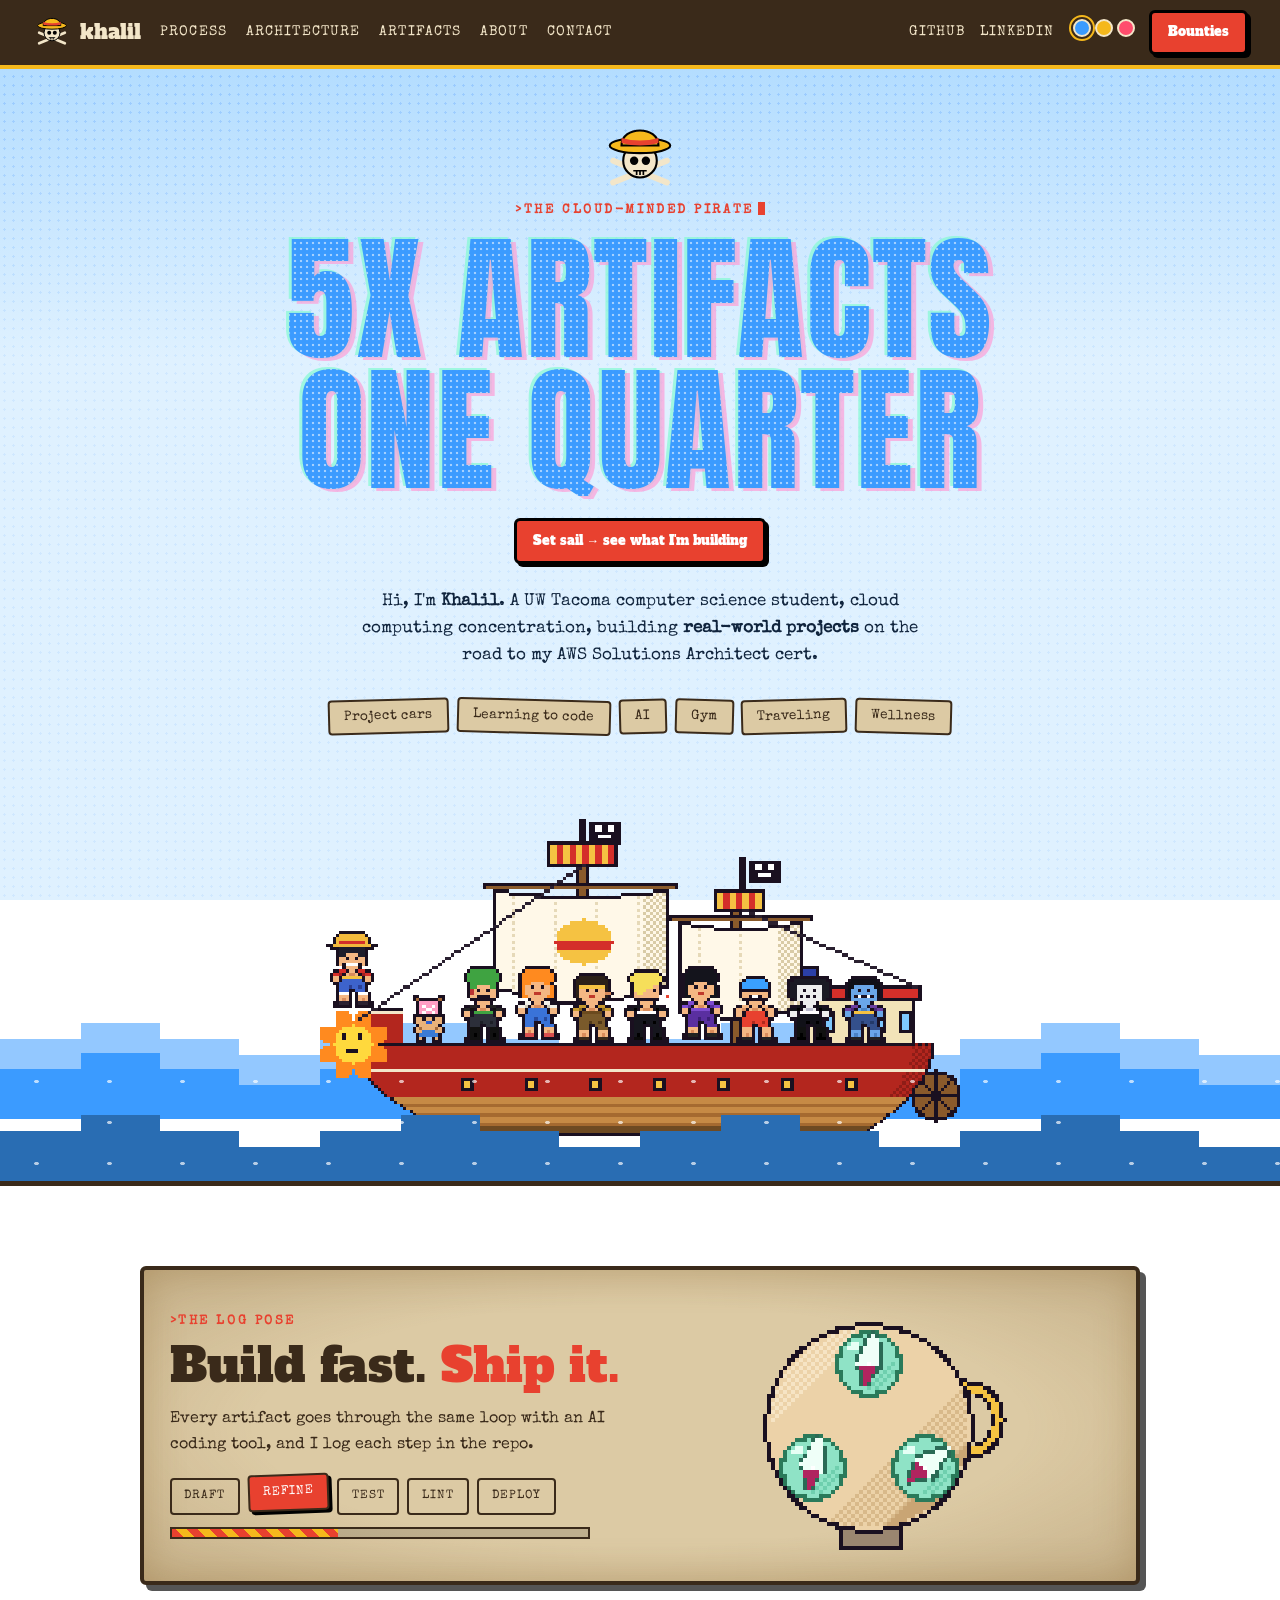
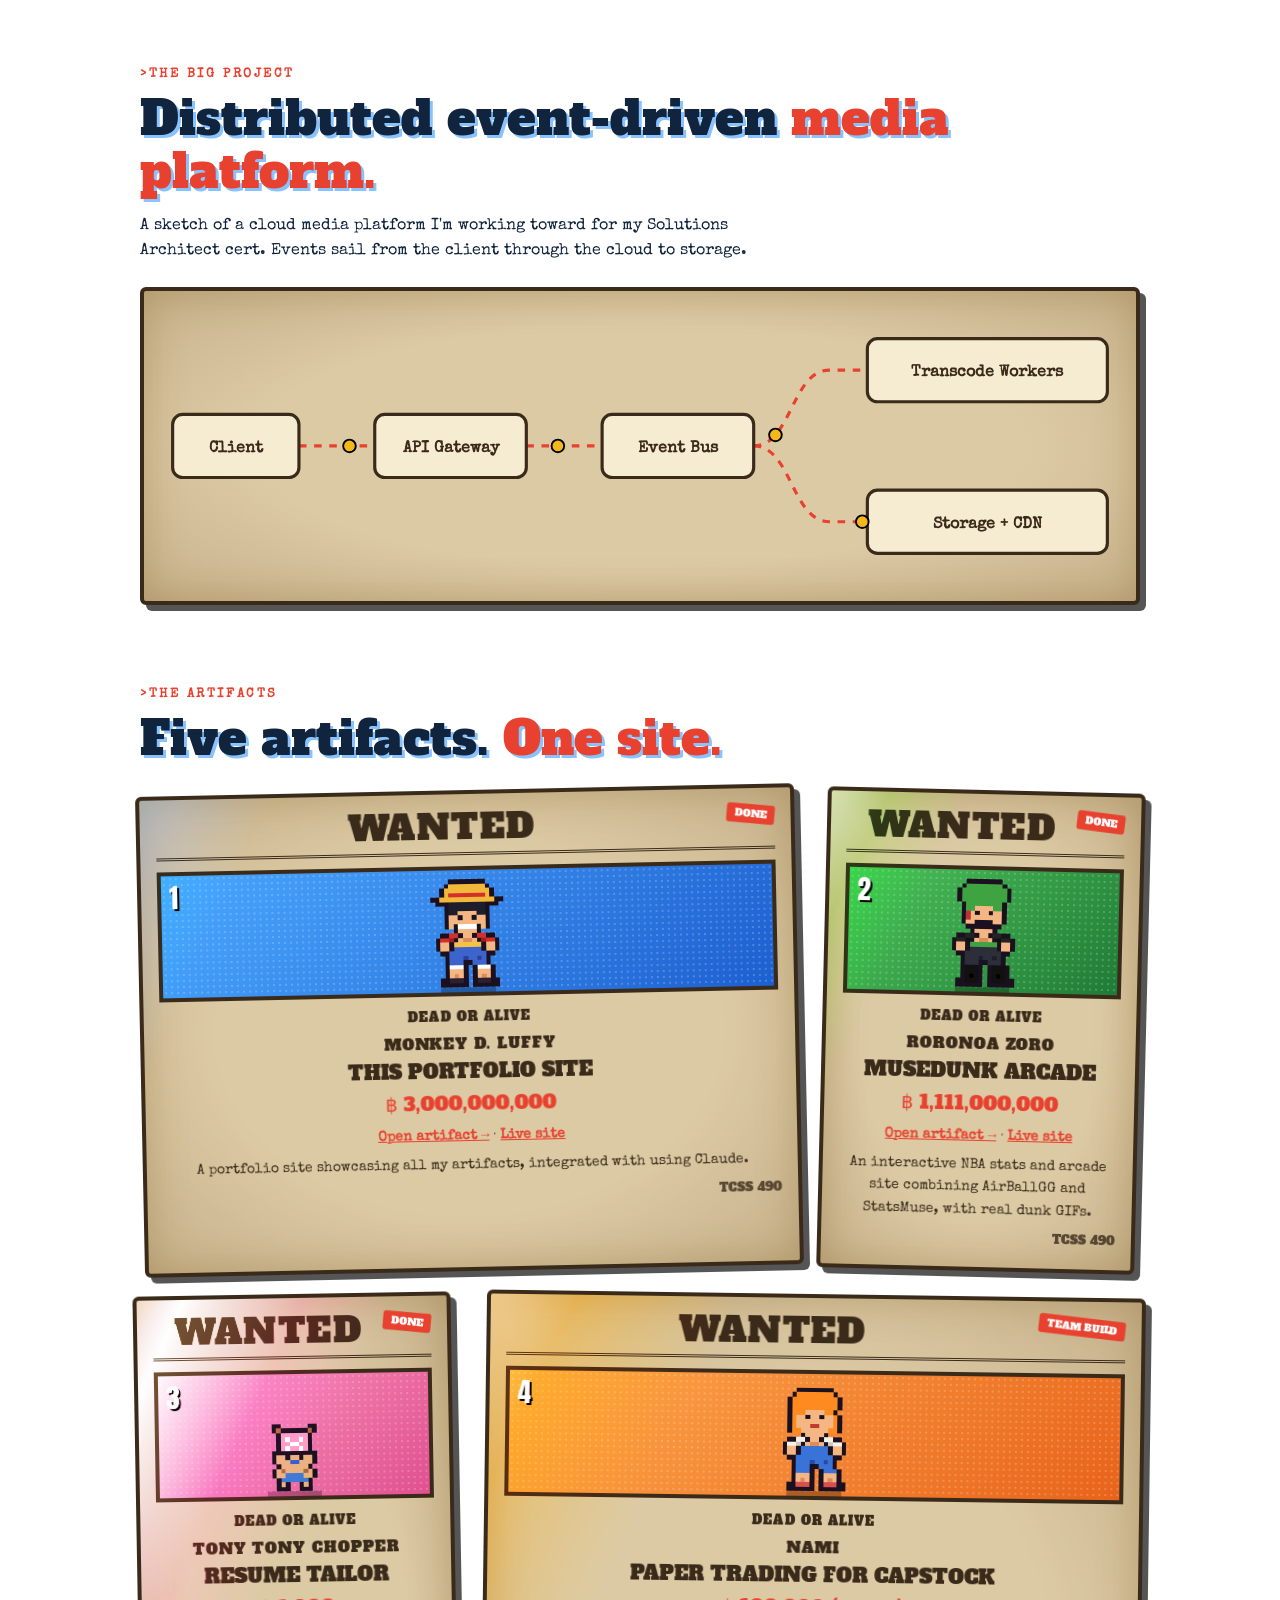
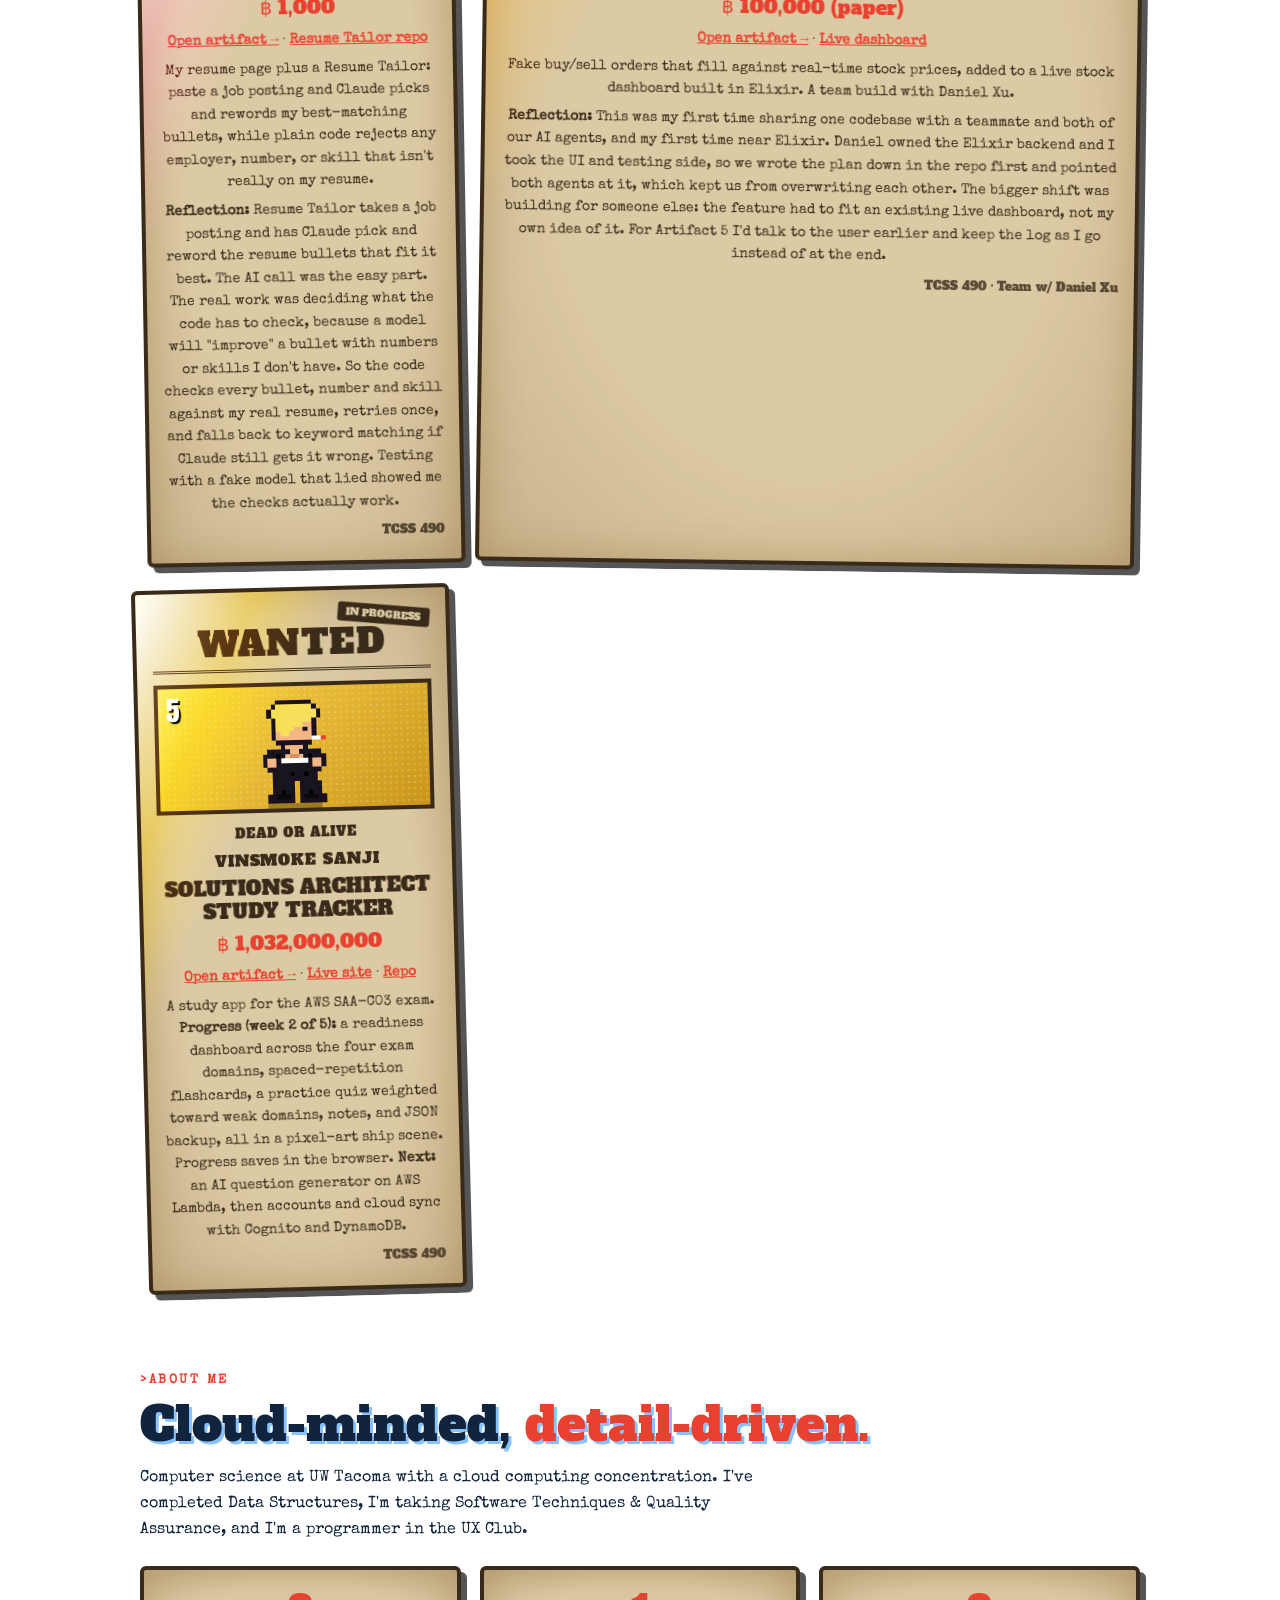
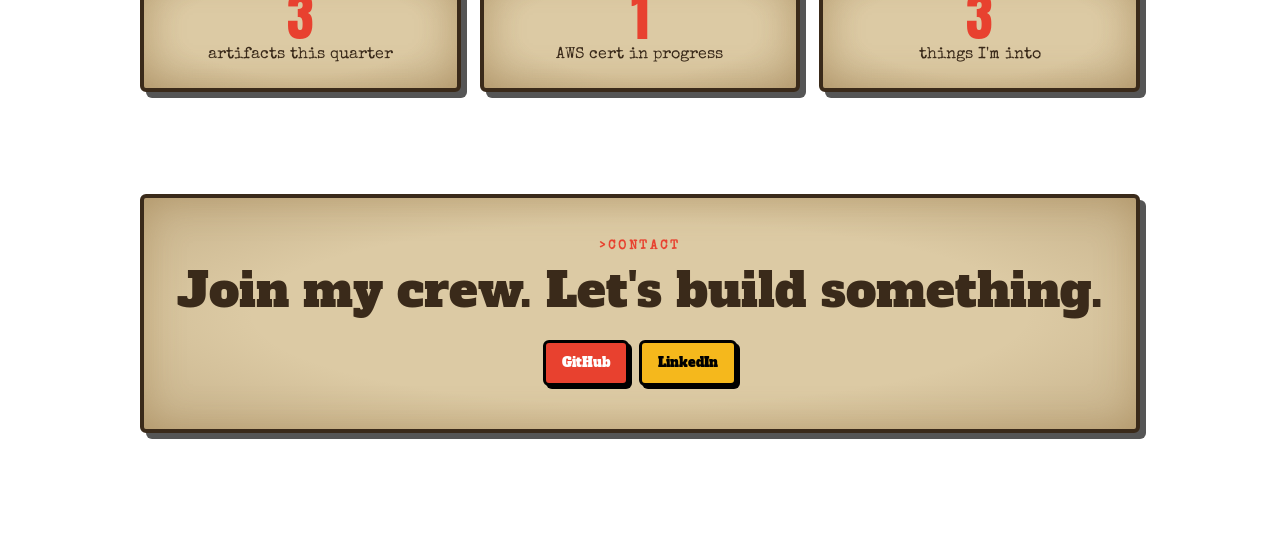
<file: index.html>
<!DOCTYPE html>
<html lang="en" data-theme="sky">
<head>
<meta charset="utf-8">
<meta name="viewport" content="width=device-width, initial-scale=1, viewport-fit=cover">
<title>Khalil | TCSS 490 Artifacts</title>
<link href="https://fonts.googleapis.com/css2?family=Anton&family=Alfa+Slab+One&family=Special+Elite&display=swap" rel="stylesheet">
<style>
:root{--bg:#dff1ff;--bg2:#a9d8ff;--fg:#10243d;--accent:#3b9bff;--red:#e8412f;--gold:#f5b81c;--paper:#dccaa4;--ink:#3a2a1a;--h:"Anton","Impact",sans-serif;--slab:"Alfa Slab One","Rockwell",Georgia,serif;--type:"Special Elite","Courier New",monospace;box-sizing:border-box;padding-top:env(safe-area-inset-top,0px);padding-bottom:env(safe-area-inset-bottom,0px)}
[data-theme="wanted"]{--bg:#1d1612;--bg2:#0f0a07;--fg:#f3e6c9;--accent:#f5b81c}
[data-theme="wano"]{--bg:#24103f;--bg2:#12071f;--fg:#fbeff0;--accent:#ff4d6d}
*{box-sizing:border-box}
html{scroll-behavior:smooth;overflow-x:clip}
body{margin:0;color:var(--fg);font-family:var(--type);line-height:1.6;min-height:100%;background:radial-gradient(var(--ink) 1px,transparent 1.4px) 0 0/9px 9px,linear-gradient(180deg,var(--bg2),var(--bg) 40%,var(--bg));background-blend-mode:soft-light,normal;background-attachment:fixed;transition:background .5s}
header.bar{position:sticky;top:0;z-index:30;display:flex;align-items:center;gap:1.2rem;padding:.6rem clamp(1rem,3vw,2rem);padding-top:calc(.6rem + env(safe-area-inset-top,0px));background:var(--ink);border-bottom:4px solid var(--gold);color:#f3e6c9}
.logo{display:flex;align-items:center;gap:.5rem;font-family:var(--slab);font-size:1.25rem;color:#f3e6c9;text-decoration:none}
.logo svg{width:40px;height:40px}
.bar nav{display:flex;gap:1.2rem;flex:1}
.bar a.l{color:#f3e6c9;text-decoration:none;font-size:.85rem;text-transform:uppercase;letter-spacing:.08em}
.bar a.l:hover{color:var(--gold)}
.bar .r{display:flex;align-items:center;gap:.9rem}
.cta{background:var(--red);color:#fff;text-decoration:none;font-family:var(--slab);font-size:.8rem;padding:.6rem 1rem;border:3px solid #000;border-radius:6px;box-shadow:3px 3px 0 #000;transition:transform .15s,box-shadow .15s;display:inline-block}
.cta:hover{transform:translate(-2px,-2px);box-shadow:5px 5px 0 #000}
.cta.alt{background:var(--gold);color:#000}
.dots button{width:18px;height:18px;border-radius:50%;border:2px solid #f3e6c9;cursor:pointer;margin-left:4px;padding:0}
.dots [data-t=sky]{background:#3b9bff}.dots [data-t=wanted]{background:#f5b81c}.dots [data-t=wano]{background:#ff4d6d}
.dots button[aria-pressed="true"]{outline:2px solid var(--gold);outline-offset:2px}
main{position:relative;z-index:1}
.wrap{max-width:1040px;margin:0 auto;padding:0 1.25rem}
.hero{min-height:calc(100svh - 250px);display:flex;flex-direction:column;align-items:center;justify-content:center;text-align:center;padding:3rem 1.25rem 4rem;position:relative}
.skull{width:84px;animation:bob 3s ease-in-out infinite}
@keyframes bob{50%{transform:translateY(-10px) rotate(4deg)}}
.pix{font-family:var(--type);text-transform:uppercase;letter-spacing:.2em;font-size:.8rem;color:var(--red);font-weight:700}
h1{font-family:var(--h);font-weight:400;font-size:clamp(3.6rem,13vw,8.6rem);line-height:.95;letter-spacing:.01em;text-transform:uppercase;margin:.8rem 0 1.4rem;color:transparent;background:radial-gradient(#ffffff88 1.3px,transparent 1.6px) 0 0/6px 6px,var(--accent);-webkit-background-clip:text;background-clip:text;filter:drop-shadow(5px 3px 0 #ff9ad5aa) drop-shadow(-3px -2px 0 #7ffbd0aa)}
.caret{display:inline-block;width:.55em;height:1em;background:var(--red);margin-left:4px;vertical-align:-.15em;animation:blink 1s steps(2) infinite}
@keyframes blink{50%{opacity:0}}
.heroP{max-width:560px;margin:1.6rem auto 0;font-size:1.05rem}
.chips{display:flex;flex-wrap:wrap;gap:.5rem;justify-content:center;margin-top:1.8rem}
.chip2{padding:.3rem .9rem;background:var(--paper);color:var(--ink);border:2px solid var(--ink);border-radius:4px;font-size:.85rem;transform:rotate(-1.5deg);transition:transform .2s}
.chip2:nth-child(even){transform:rotate(1.5deg)}.chip2:hover{transform:rotate(0) scale(1.1)}
.sea{--sea:#3b9bff;position:relative;height:420px;margin-top:-2rem;overflow:hidden;border-bottom:5px solid var(--ink);pointer-events:none}
[data-theme=wanted] .sea{--sea:#2a7aa8}[data-theme=wano] .sea{--sea:#6a5bd8}
.sea::after{content:"";position:absolute;left:0;right:0;bottom:0;height:120px;background:radial-gradient(#fffa 2px,#0000 3px) 0 0/73px 41px;animation:tw 2.4s steps(2) infinite;z-index:5}
@keyframes tw{50%{opacity:.25;background-position:22px 12px}}
.w{position:absolute;left:0;bottom:0;width:200%;height:90px;fill:var(--c);animation:wave var(--s,9s) steps(30) infinite;shape-rendering:crispEdges}
.w.r{animation-direction:reverse}
@keyframes wave{to{transform:translateX(-50%)}}
.sail{position:absolute;left:0;right:0;bottom:10px;display:flex;justify-content:center;animation:drift 16s steps(20) infinite}
@keyframes drift{50%{transform:translateX(50px)}}
.ship{width:min(640px,94vw);height:auto;image-rendering:pixelated;image-rendering:crisp-edges;animation:bob 2.4s steps(4) infinite}
@keyframes bob{50%{transform:translateY(-6px)}}
.spr{height:100%;width:auto;image-rendering:pixelated;image-rendering:crisp-edges;position:relative;z-index:1}
.photo::before{content:attr(data-n);position:absolute;left:8px;top:0;font-family:var(--h);font-size:1.7rem;color:#fff;text-shadow:2px 2px 0 #000;z-index:2}
.who{font-family:var(--slab);font-size:.95rem;letter-spacing:.06em;margin-top:.3rem}
section{padding:5rem 0 0}
section h2{font-family:var(--slab);font-weight:400;font-size:clamp(1.9rem,5vw,3rem);line-height:1.1;margin:.4rem 0 1rem;text-shadow:3px 3px 0 color-mix(in srgb,var(--accent) 60%,transparent)}
.hl{color:var(--red)}
.sub{max-width:640px}
/* parchment panels */
.panel{background:var(--paper) radial-gradient(#0000 55%,#6b4a1f33) ;color:var(--ink);border:4px solid var(--ink);border-radius:6px;box-shadow:6px 6px 0 #000a,inset 0 0 40px #8a622a55}
.panel h2,.panel h3{color:var(--ink);text-shadow:none}
.two{display:grid;grid-template-columns:1fr 1fr;gap:2rem;align-items:center;padding:1.6rem}
.loop{display:flex;flex-wrap:wrap;gap:.5rem;margin:1.2rem 0 .8rem}
.step{font-size:.78rem;padding:.4rem .8rem;border:2px solid var(--ink);border-radius:4px;text-transform:uppercase;letter-spacing:.08em;transition:all .25s}
.step.on{background:var(--red);color:#fff;transform:translateY(-4px) rotate(-2deg);box-shadow:3px 3px 0 #000}
.meter{height:12px;border:2px solid var(--ink);background:#0002;max-width:420px}
.meter div{height:100%;width:0;background:repeating-linear-gradient(45deg,var(--red) 0 8px,var(--gold) 8px 16px);transition:width .6s}
.logpose{width:256px;height:256px;image-rendering:pixelated;image-rendering:crisp-edges}
.stage{height:260px;display:grid;place-items:center}
.arch{padding:1rem;overflow-x:auto;margin-top:1.4rem}
.arch svg{min-width:640px;width:100%;height:auto;display:block}
.arch text{fill:var(--ink);font-family:var(--type);font-size:13px;font-weight:700}
.arch .box{fill:#f6ecd2;stroke:var(--ink);stroke-width:2.5}
.arch .pipe{stroke:var(--red);stroke-width:2.5;fill:none;stroke-dasharray:6 6;animation:dash .6s linear infinite}
@keyframes dash{to{stroke-dashoffset:-12}}
.arch .pkt{fill:var(--gold);stroke:#000;stroke-width:1.5}
/* wanted posters */
.bento{display:grid;gap:1.4rem;grid-template-columns:repeat(6,1fr);margin-top:1.6rem}
.card{grid-column:span 2;padding:1rem 1rem 1.2rem;text-align:center;transition:transform .25s;transform:rotate(var(--r,0deg))}
.card:nth-child(1){--r:-1.2deg}.card:nth-child(2){--r:1.4deg}.card:nth-child(3){--r:-1deg}.card:nth-child(4){--r:.8deg}.card:nth-child(5){--r:-1.5deg}
.card.big{grid-column:span 4}
.card:hover{transform:rotate(0) translateY(-8px) scale(1.02)}
.card{position:relative;cursor:pointer}
.card a[href^="#a"]::after{content:"";position:absolute;inset:0;z-index:1}
.card a[href^="https"]{position:relative;z-index:2}
.card:focus-within{outline:3px solid var(--gold);outline-offset:3px}
.wanted{font-family:var(--slab);font-size:2.2rem;letter-spacing:.04em;line-height:1;border-bottom:3px double var(--ink);padding-bottom:.4rem}
.photo{margin:.7rem auto;height:130px;border:4px solid var(--ink);background:linear-gradient(135deg,var(--accent),var(--bg2));display:grid;place-items:center;font-family:var(--h);font-size:4.4rem;color:#fff;text-shadow:4px 4px 0 #000;position:relative;overflow:hidden}
.photo::after{content:"";position:absolute;inset:0;background:radial-gradient(#fff3 1.2px,transparent 1.5px) 0 0/6px 6px}
.doa{font-family:var(--slab);font-size:.8rem;letter-spacing:.08em}
.card h3{font-family:var(--slab);font-weight:400;font-size:1.25rem;line-height:1.15;margin:.2rem 0 .3rem;text-transform:uppercase}
.bounty{font-family:var(--slab);font-size:1.2rem;color:var(--red);margin:.2rem 0}
.card p{margin:.4rem 0;font-size:.88rem}
.card a{color:var(--red);font-weight:700}
.badge{float:right;font-family:var(--slab);font-size:.62rem;padding:.1rem .5rem;background:var(--red);color:#fff;border-radius:3px;text-transform:uppercase;transform:rotate(6deg)}
.badge.soon{background:var(--ink);color:var(--paper)}
.marine{text-align:right;font-family:var(--slab);font-size:.75rem;opacity:.8;margin-top:.5rem}
.photo[data-n="1"]{background:linear-gradient(135deg,#4aa8ff,#1d5fd0)}
.photo[data-n="2"]{background:linear-gradient(135deg,#4cc35a,#1f7a35)}
.photo[data-n="3"]{background:linear-gradient(135deg,#ff9ec4,#e0508f)}
.photo[data-n="4"]{background:linear-gradient(135deg,#ffa94d,#e8631a)}
.photo[data-n="5"]{background:linear-gradient(135deg,#ffd84d,#c9951a)}
.stats{display:grid;grid-template-columns:repeat(auto-fit,minmax(200px,1fr));gap:1.2rem;margin-top:1.4rem}
.stat{padding:1.2rem;text-align:center}
.stat b{display:block;font-family:var(--h);font-weight:400;font-size:3.4rem;line-height:1;color:var(--red)}
.contact{text-align:center;padding:2.4rem 1.5rem;margin-top:1.4rem}
.contact h2{margin-bottom:1.2rem}.contact .cta{margin:.3rem}
footer{text-align:center;font-size:.85rem;padding:3rem 1rem 4rem}
.rv{opacity:0;translate:0 34px;transition:opacity .7s,translate .7s cubic-bezier(.16,1,.3,1)}
.rv.in{opacity:1;translate:0 0}
@media(max-width:800px){.bar nav,.bar a.gh{display:none}.two{grid-template-columns:1fr}.card,.card.big{grid-column:span 6}}
@media(max-width:560px){.cta{padding:.5rem .7rem;font-size:.7rem}.logo{font-size:1.05rem}}
@media(prefers-reduced-motion:reduce){*{animation:none!important;transition:none!important}.rv{opacity:1;translate:none}}
.apage[hidden]{display:none}.row{display:grid;grid-template-columns:repeat(auto-fit,minmax(240px,1fr));gap:1.2rem;margin-top:1.2rem}.row .panel{padding:1.1rem}.row h3{font-family:var(--slab);font-weight:400;margin:.2rem 0}ul.t{padding-left:1.1rem}.small{font-size:.85rem}.panel p{margin:.4rem 0}
@media print{header.bar,.cta,footer,.two,.sea{display:none!important}body{background:#fff}}
.arch rect.box.on{fill:#f5b81c}.arch .pipe{stroke:var(--red)}#log div{padding:.15rem 0;border-bottom:1px dashed #0003}
.card{overflow:hidden;animation:cardglow var(--gl,2.8s) ease-in-out var(--gd,0s) infinite}
.card::before{content:"";position:absolute;inset:0;z-index:3;pointer-events:none;mix-blend-mode:overlay;background:linear-gradient(115deg,transparent 34%,rgba(var(--sr,255,190,40),.55) 41%,#fff 50%,rgba(var(--sr,255,190,40),.55) 59%,transparent 66%) 100% 0/300% 100% no-repeat;animation:gleam var(--g,3.4s) ease-in-out var(--gd,0s) infinite}
.card:nth-child(1){--g:4.6s;--gd:0s;--gl:3.1s;--sr:74,168,255;--s1:#a6d6ff;--s2:#1d7fe0}.card:nth-child(2){--g:6.2s;--gd:-2.1s;--gl:3.9s;--sr:76,195,90;--s1:#a4eaac;--s2:#1f9a3a}.card:nth-child(3){--g:5.3s;--gd:-3.4s;--gl:2.7s;--sr:255,120,180;--s1:#ffc4de;--s2:#e0508f}.card:nth-child(4){--g:7.1s;--gd:-1.3s;--gl:4.4s;--sr:255,140,40;--s1:#ffc784;--s2:#e8631a}.card:nth-child(5){--g:5.8s;--gd:-4.6s;--gl:3.5s;--sr:255,190,40;--s1:#ffd54a;--s2:#f5a800}
@keyframes gleam{0%{background-position:100% 0}14%,100%{background-position:0 0}}
@keyframes cardglow{0%,100%{box-shadow:6px 6px 0 #000a,inset 0 0 40px #8a622a55,0 0 10px 2px rgba(var(--sr,255,190,40),.4)}50%{box-shadow:6px 6px 0 #000a,inset 0 0 40px #8a622a55,0 0 28px 8px rgba(var(--sr,255,190,40),.75)}}
.card .sp{position:absolute;z-index:4;pointer-events:none;opacity:0;background:radial-gradient(circle,#fff 0 18%,var(--s1,#ffd54a) 45%,var(--s2,#f5a800) 100%);clip-path:polygon(50% 0,61% 39%,100% 50%,61% 61%,50% 100%,39% 61%,0 50%,39% 39%);animation:twk 2s steps(5) infinite}
@keyframes twk{0%,100%{opacity:0;transform:scale(.2) rotate(0)}50%{opacity:1;transform:scale(1) rotate(45deg)}}
#a1 .card{--sr:74,168,255;--s1:#a6d6ff;--s2:#1d7fe0}#a2 .card{--sr:76,195,90;--s1:#a4eaac;--s2:#1f9a3a}#a3 .card{--sr:255,120,180;--s1:#ffc4de;--s2:#e0508f}#a4 .card{--sr:255,140,40;--s1:#ffc784;--s2:#e8631a}#a5 .card{--sr:255,190,40;--s1:#ffd54a;--s2:#f5a800}
</style>
</head>
<body>
<svg width="0" height="0" style="position:absolute"><defs><symbol id="jr" viewBox="0 0 100 100"><path d="M18 78 82 52M82 78 18 52" stroke="#f3e6c9" stroke-width="7" stroke-linecap="round"/><circle cx="50" cy="52" r="20" fill="#f3e6c9" stroke="#000" stroke-width="2.5"/><circle cx="43" cy="52" r="5" fill="#000"/><circle cx="57" cy="52" r="5" fill="#000"/><path d="M42 64h16M46 64v5M50 64v5M54 64v5" stroke="#000" stroke-width="2"/><ellipse cx="50" cy="34" rx="36" ry="9" fill="#f5b81c" stroke="#000" stroke-width="2.5"/><path d="M28 34C28 10 72 10 72 34Z" fill="#f5b81c" stroke="#000" stroke-width="2.5"/><path d="M28 31q22 6 44 0v-6q-22 6-44 0Z" fill="#e8412f"/></symbol><symbol id="wv" viewBox="0 0 1200 90" preserveAspectRatio="none"><path d="M0 [base64]"/></symbol></defs></svg>
<header class="bar">
  <a class="logo" href="#top"><svg><use href="#jr"/></svg>khalil</a>
  <nav><a class="l" href="#process">Process</a><a class="l" href="#architecture">Architecture</a><a class="l" href="#artifacts">Artifacts</a><a class="l" href="#about">About</a><a class="l" href="#contact">Contact</a></nav>
  <div class="r"><a class="l gh" href="https://github.com/kahmed1-00">GitHub</a><a class="l gh" href="https://www.linkedin.com/in/khalil-ahmednoor-0a6275348/">LinkedIn</a>
    <span class="dots"><button data-t="sky" aria-label="Grand Line theme"></button><button data-t="wanted" aria-label="Wanted theme"></button><button data-t="wano" aria-label="Wano theme"></button></span>
    <a class="cta" href="#artifacts">Bounties</a></div>
</header>
<main>
  <div class="hero" id="top">
    <svg class="skull" viewBox="0 0 100 100"><use href="#jr"/></svg>
    <div class="pix">&gt;<span id="typed"></span><span class="caret"></span></div>
    <h1><span id="big" data-to="5">0</span>x Artifacts<br>One Quarter</h1>
    <a class="cta" href="#artifacts">Set sail &rarr; see what I'm building</a>
    <p class="heroP">Hi, I'm <b>Khalil</b>. A UW Tacoma computer science student, cloud computing concentration, building <b>real-world projects</b> on the road to my AWS Solutions Architect cert.</p>
    <div class="chips"><span class="chip2">Project cars</span><span class="chip2">Learning to code</span><span class="chip2">AI</span><span class="chip2">Gym</span><span class="chip2">Traveling</span><span class="chip2">Wellness</span></div>
  </div>
  <div class="sea" aria-hidden="true">
    <svg class="w" viewBox="0 0 1200 90" preserveAspectRatio="none" style="--s:11s;bottom:92px;--c:color-mix(in srgb,var(--sea) 55%,#fff)"><use href="#wv"/></svg>
    <svg class="w r" viewBox="0 0 1200 90" preserveAspectRatio="none" style="--s:8s;bottom:62px;--c:var(--sea)"><use href="#wv"/></svg>
    <div class="sail"><canvas id="shipc" class="ship" width="200" height="110"></canvas></div>
    <svg class="w" viewBox="0 0 1200 90" preserveAspectRatio="none" style="--s:6s;bottom:0;--c:color-mix(in srgb,var(--sea) 70%,#000)"><use href="#wv"/></svg>
  </div>

  <div class="wrap">
    <section id="process">
      <div class="two panel">
        <div>
          <div class="pix">&gt;The log pose</div>
          <h2>Build fast. <span class="hl">Ship it.</span></h2>
          <p>Every artifact goes through the same loop with an AI coding tool, and I log each step in the repo.</p>
          <div class="loop"><span class="step">Draft</span><span class="step">Refine</span><span class="step">Test</span><span class="step">Lint</span><span class="step">Deploy</span></div>
          <div class="meter"><div id="meter"></div></div>
        </div>
        <div class="stage"><canvas id="logpose" class="logpose" width="64" height="64"></canvas></div>
      </div>
    </section>

    <section id="architecture">
      <div class="pix">&gt;The big project</div>
      <h2>Distributed event-driven <span class="hl">media platform.</span></h2>
      <p class="sub">A sketch of a cloud media platform I'm working toward for my Solutions Architect cert. Events sail from the client through the cloud to storage.</p>
      <div class="arch panel">
        <svg viewBox="0 0 760 220" role="img" aria-label="Architecture: Client to API Gateway to Event Bus to Transcode Workers and Storage plus CDN">
          <path id="p1" class="pipe" d="M110 110H170"/><path id="p2" class="pipe" d="M290 110H350"/><path id="p3" class="pipe" d="M470 110C500 110 500 50 530 50H560"/><path id="p4" class="pipe" d="M470 110C500 110 500 170 530 170H560"/>
          <rect class="box" x="10" y="85" width="100" height="50" rx="8"/><text x="60" y="115" text-anchor="middle">Client</text>
          <rect class="box" x="170" y="85" width="120" height="50" rx="8"/><text x="230" y="115" text-anchor="middle">API Gateway</text>
          <rect class="box" x="350" y="85" width="120" height="50" rx="8"/><text x="410" y="115" text-anchor="middle">Event Bus</text>
          <rect class="box" x="560" y="25" width="190" height="50" rx="8"/><text x="655" y="55" text-anchor="middle">Transcode Workers</text>
          <rect class="box" x="560" y="145" width="190" height="50" rx="8"/><text x="655" y="175" text-anchor="middle">Storage + CDN</text>
          <circle class="pkt" r="5"><animateMotion dur="1s" repeatCount="indefinite"><mpath href="#p1"/></animateMotion></circle>
          <circle class="pkt" r="5"><animateMotion dur="1s" begin=".25s" repeatCount="indefinite"><mpath href="#p2"/></animateMotion></circle>
          <circle class="pkt" r="5"><animateMotion dur="1s" begin=".5s" repeatCount="indefinite"><mpath href="#p3"/></animateMotion></circle>
          <circle class="pkt" r="5"><animateMotion dur="1s" begin=".7s" repeatCount="indefinite"><mpath href="#p4"/></animateMotion></circle>
        </svg>
      </div>
    </section>

    <section id="artifacts">
      <div class="pix">&gt;The artifacts</div>
      <h2>Five artifacts. <span class="hl">One site.</span></h2>
      <div class="bento">
        <article class="card panel big">
          <span class="badge">Done</span>
          <div class="wanted">WANTED</div>
          <div class="photo" data-n="1"><canvas class="spr" data-c="luffy"></canvas></div>
          <div class="doa">DEAD OR ALIVE</div>
          <div class="who">MONKEY D. LUFFY</div>
          <h3>This Portfolio Site</h3>
          <div class="bounty">฿ 3,000,000,000</div>
          <p><a href="#a1">Open artifact &rarr;</a> &middot; <a href="https://kahmed1-00.github.io/tcss490-artifacts/">Live site</a></p>
          <p>A portfolio site showcasing all my artifacts, integrated with using Claude.</p>
          <div class="marine">TCSS 490</div>
        </article>
        <article class="card panel placeholder">
          <span class="badge">Done</span>
          <div class="wanted">WANTED</div>
          <div class="photo" data-n="2"><canvas class="spr" data-c="zoro"></canvas></div>
          <div class="doa">DEAD OR ALIVE</div>
          <div class="who">RORONOA ZORO</div>
          <h3>MuseDunk Arcade</h3>
          <div class="bounty">฿ 1,111,000,000</div>
          <p><a href="#a2">Open artifact &rarr;</a> &middot; <a href="https://kahmed1-00.github.io/MuseDunk-/">Live site</a></p>
          <p>An interactive NBA stats and arcade site combining AirBallGG and StatsMuse, with real dunk GIFs.</p>
          <div class="marine">TCSS 490</div>
        </article>
        <article class="card panel placeholder">
          <span class="badge">Done</span>
          <div class="wanted">WANTED</div>
          <div class="photo" data-n="3"><canvas class="spr" data-c="chopper"></canvas></div>
          <div class="doa">DEAD OR ALIVE</div>
          <div class="who">TONY TONY CHOPPER</div>
          <h3>Resume Tailor</h3>
          <div class="bounty">฿ 1,000</div>
          <p><a href="#a3">Open artifact &rarr;</a> &middot; <a href="https://github.com/kahmed1-00/tcss490-artifacts/blob/main/README.md">Resume Tailor repo</a></p>
          <p>My resume page plus a Resume Tailor: paste a job posting and Claude picks and rewords my best-matching bullets, while plain code rejects any employer, number, or skill that isn't really on my resume.</p><p><b>Reflection:</b> Resume Tailor takes a job posting and has Claude pick and reword the resume bullets that fit it best. The AI call was the easy part. The real work was deciding what the code has to check, because a model will "improve" a bullet with numbers or skills I don't have. So the code checks every bullet, number and skill against my real resume, retries once, and falls back to keyword matching if Claude still gets it wrong. Testing with a fake model that lied showed me the checks actually work.</p>
          <div class="marine">TCSS 490</div>
        </article>
        <article class="card panel big">
          <span class="badge">Team Build</span>
          <div class="wanted">WANTED</div>
          <div class="photo" data-n="4"><canvas class="spr" data-c="nami"></canvas></div>
          <div class="doa">DEAD OR ALIVE</div>
          <div class="who">NAMI</div>
          <h3>Paper Trading for CapStock</h3>
          <div class="bounty">฿ 100,000 (paper)</div>
          <p><a href="#a4">Open artifact &rarr;</a> &middot; <a href="https://tinle-ri.github.io/CapStock_FrontEnd/">Live dashboard</a></p>
          <p>Fake buy/sell orders that fill against real-time stock prices, added to a live stock dashboard built in Elixir. A team build with Daniel Xu.</p><p><b>Reflection:</b> This was my first time sharing one codebase with a teammate and both of our AI agents, and my first time near Elixir. Daniel owned the Elixir backend and I took the UI and testing side, so we wrote the plan down in the repo first and pointed both agents at it, which kept us from overwriting each other. The bigger shift was building for someone else: the feature had to fit an existing live dashboard, not my own idea of it. For Artifact 5 I'd talk to the user earlier and keep the log as I go instead of at the end.</p>
          <div class="marine">TCSS 490 &middot; Team w/ Daniel Xu</div>
        </article>
        <article class="card panel placeholder">
          <span class="badge soon">In Progress</span>
          <div class="wanted">WANTED</div>
          <div class="photo" data-n="5"><canvas class="spr" data-c="sanji"></canvas></div>
          <div class="doa">DEAD OR ALIVE</div>
          <div class="who">VINSMOKE SANJI</div>
          <h3>Solutions Architect Study Tracker</h3>
          <div class="bounty">฿ 1,032,000,000</div>
          <p><a href="#a5">Open artifact &rarr;</a> &middot; <a href="https://kahmed1-00.github.io/SAA-Study-Tracker/">Live site</a> &middot; <a href="https://github.com/kahmed1-00/SAA-Study-Tracker">Repo</a></p>
          <p>A study app for the AWS SAA-C03 exam. <b>Progress (week 2 of 5):</b> a readiness dashboard across the four exam domains, spaced-repetition flashcards, a practice quiz weighted toward weak domains, notes, and JSON backup, all in a pixel-art ship scene. Progress saves in the browser. <b>Next:</b> an AI question generator on AWS Lambda, then accounts and cloud sync with Cognito and DynamoDB.</p>
          <div class="marine">TCSS 490</div>
        </article>
      </div>
    </section>

    <section id="about">
      <div class="pix">&gt;About me</div>
      <h2>Cloud-minded, <span class="hl">detail-driven.</span></h2>
      <p class="sub">Computer science at UW Tacoma with a cloud computing concentration. I've completed Data Structures, I'm taking Software Techniques &amp; Quality Assurance, and I'm a programmer in the UX Club.</p>
      <div class="stats">
        <div class="stat panel"><b data-to="5">0</b>artifacts this quarter</div>
        <div class="stat panel"><b data-to="1">0</b>AWS cert in progress</div>
        <div class="stat panel"><b data-to="6">0</b>things I'm into</div>
      </div>
    </section>

    <section id="contact">
      <div class="contact panel">
        <div class="pix">&gt;Contact</div>
        <h2>Join my crew. Let's build something.</h2>
        <a class="cta" href="https://github.com/kahmed1-00">GitHub</a><a class="cta alt" href="https://www.linkedin.com/in/khalil-ahmednoor-0a6275348/">LinkedIn</a>
      </div>
    </section>
  </div>
  <div class="wrap apage" id="a1" hidden>
<section style="padding-top:3rem"><div class="two panel"><div><div class="pix">&gt;Artifact 1</div><h2>This Portfolio <span class="hl">Site</span></h2><p>The case study for the site you are looking at, with the tools, the build log and a place for my reflection.</p><a class="cta alt" href="#artifacts">&larr; All artifacts</a></div>
<div class="stage" style="height:auto"><article class="card panel" style="max-width:240px;grid-column:auto"><div class="wanted">WANTED</div><div class="photo" data-n="1"><canvas class="spr" data-c="luffy"></canvas></div><div class="doa">DEAD OR ALIVE</div><div class="who">MONKEY D. LUFFY</div><div class="bounty">฿ 3,000,000,000</div><div class="marine">TCSS 490</div></article></div></div></section>
<section><div class="pix">&gt;What it is</div><h2>A static site, <span class="hl">drawn in code.</span></h2>
<p class="sub">My portfolio is plain HTML, CSS and JavaScript hosted on GitHub Pages. The pixel crew, ship and Log Pose are drawn on canvas, so there are no image files to manage.</p>
<div class="row"><div class="panel"><h3>AI tool</h3><p>Claude (claude.ai) for planning, building and restyling.</p></div><div class="panel"><h3>Hosting</h3><p><a href="https://kahmed1-00.github.io/tcss490-artifacts/">GitHub Pages</a>, repo <b>tcss490-artifacts</b>.</p></div><div class="panel"><h3>Stack</h3><p>HTML, CSS, vanilla JS, canvas pixel art.</p></div></div></section>
<section><div class="pix">&gt;Build log</div><h2>Seven entries. <span class="hl">One site.</span></h2><div class="row" style="grid-template-columns:1fr"><div class="panel"><h3>Entry 1: Planning</h3><p class="small">Pasted the assignment and asked what Claude could do. Replied "BUILD IT" without personal details, so the first version used placeholders.</p></div><div class="panel"><h3>Entry 2: First build</h3><p class="small">Got a single-file index.html with 4 switchable themes and 5 artifact cards. Then sent my details and ideas for Artifacts 2 to 5.</p></div><div class="panel"><h3>Entry 4: Restyle</h3><p class="small">Asked for Framer-style motion, then a dark tech landing page: typing text, count-up stats, scroll reveals and spotlight cards.</p></div><div class="panel"><h3>Entry 5: Dark purple + fast light</h3><p class="small">Black and violet theme with a glowing vertical light beam, a counting "5x" headline and a glowing isometric chip.</p></div><div class="panel"><h3>Entry 6: Darker, light travels the page</h3><p class="small">Pure black background and a canvas light engine that races up and down with scrolling, plus click pulses and magnetic buttons.</p></div><div class="panel"><h3>Entry 7: One Piece restyle</h3><p class="small">Switched to a One Piece look: Wanted-poster cards with a character per artifact, a pixel-art Thousand Sunny with the whole crew, waves, and a pixel Log Pose. Added one page per artifact.</p></div></div></section>
<section><div class="pix">&gt;Reflection</div><h2>What I <span class="hl">learned.</span></h2><div class="panel" style="padding:1.2rem"><p><b>Which AI:</b> Claude (claude.ai).</p><p><b>What worked:</b> Screenshots and clear references.</p><p><b>What didn't:</b> Vague requests, like the ship not being pixelated at first.</p><p><b>What I learned:</b> Be specific and check every change.</p></div></section>
</div>
<div class="wrap apage" id="a2" hidden>
<section style="padding-top:3rem"><div class="two panel"><div><div class="pix">&gt;Artifact 2</div><h2>MuseDunk <span class="hl">Arcade</span></h2><p>An NBA-flavored arcade prototype. Time your shot on the Dunk Meter and try to beat your best score. <a href="https://kahmed1-00.github.io/MuseDunk-/">Play the live site &rarr;</a></p><a class="cta alt" href="#artifacts">&larr; All artifacts</a></div>
<div class="stage" style="height:auto"><article class="card panel" style="max-width:240px;grid-column:auto"><div class="wanted">WANTED</div><div class="photo" data-n="2"><canvas class="spr" data-c="zoro"></canvas></div><div class="doa">DEAD OR ALIVE</div><div class="who">RORONOA ZORO</div><div class="bounty">฿ 1,111,000,000</div><div class="marine">TCSS 490</div></article></div></div></section>
<section><div class="pix">&gt;Play</div><h2>Dunk <span class="hl">Meter</span></h2>
<div class="panel" style="padding:1.2rem;text-align:center"><canvas id="g" width="160" height="90" style="width:min(640px,100%);image-rendering:pixelated;border:4px solid var(--ink)"></canvas>
<p>Stop the bar in the green zone. Press <b>Space</b> or the button. Shots left: <b id="sl">10</b> &middot; Score: <b id="sc">0</b> &middot; Best: <b id="bs">0</b></p><p id="msg"><b>Ready?</b></p><button class="cta" id="go">SHOOT!</button></div></section>
<section><div class="pix">&gt;Roadmap</div><h2>Stats and dunks <span class="hl">next.</span></h2><p class="sub">The full idea is a StatsMuse-style question box plus real dunk GIFs. Those need a live NBA data source, so this prototype only has the arcade game.</p></section>
</div>
<div class="wrap apage" id="a3" hidden>
<section style="padding-top:3rem"><div class="two panel"><div><div class="pix">&gt;Artifact 3</div><h2>Resume &amp; Projects <span class="hl">Showcase</span></h2><p>A career-focused page with my education, involvement, projects and links, ready to print or save as a PDF. <b>AI inside:</b> my Resume Tailor uses Claude to tailor this resume to any job posting, with code that blocks invented facts. <a href="https://github.com/kahmed1-00/tcss490-artifacts/blob/main/README.md">See the repo &rarr;</a></p><a class="cta alt" href="#artifacts">&larr; All artifacts</a></div>
<div class="stage" style="height:auto"><article class="card panel" style="max-width:240px;grid-column:auto"><div class="wanted">WANTED</div><div class="photo" data-n="3"><canvas class="spr" data-c="chopper"></canvas></div><div class="doa">DEAD OR ALIVE</div><div class="who">TONY TONY CHOPPER</div><div class="bounty">฿ 1,000</div><div class="marine">TCSS 490</div></article></div></div></section>
<section><div class="pix">&gt;Resume</div><h2>Khalil, <span class="hl">cloud-minded builder.</span></h2>
<p class="sub">Computer science student at UW Tacoma with a cloud computing concentration, working toward the AWS Solutions Architect certification.</p>
<div class="row"><div class="panel"><h3>Education</h3><p><b>University of Washington Tacoma</b><br>Computer Science, cloud computing concentration</p><p class="small">Completed: Data Structures<br>In progress: Software Techniques &amp; Quality Assurance</p></div>
<div class="panel"><h3>Involvement</h3><p>Programmer, UX Club</p><h3>Certification</h3><p>AWS Solutions Architect (in progress)</p></div>
<div class="panel"><h3>Skills</h3><p>Python, Java</p><h3>Interests</h3><p>Project cars, learning to code, AI, gym, traveling, wellness</p></div></div>
<div class="panel" style="padding:1.1rem;margin-top:1.2rem"><h3 style="font-family:var(--slab);font-weight:400;margin:.2rem 0">Experience</h3><p><b>Warehouse Associate</b> &middot; Amazon<br><span class="small">Sep 2023 - Jan 2025 &middot; 1 yr 5 mos</span></p><ul class="t small"><li>Assisted customers with technical inquiries on computer-related issues, ensuring a smooth shopping experience.</li><li>Collaborated with team members to solve technology issues efficiently.</li><li>Utilized computer systems for item management, order processing, and troubleshooting.</li></ul></div></section>
<section><div class="pix">&gt;Projects</div><h2>Five artifacts, <span class="hl">one quarter.</span></h2><div class="row">
<div class="panel"><h3>1. This Portfolio Site</h3><p class="small">A One Piece themed site with a pixel-art crew and ship.</p><a href="#a1">Open &rarr;</a></div>
<div class="panel"><h3>2. MuseDunk Arcade</h3><p class="small">An arcade shooting game prototype.</p><a href="#a2">Open &rarr;</a></div>
<div class="panel"><h3>3. Resume Tailor</h3><p class="small">Claude tailors my resume to any job posting.</p><a href="#a3">Open &rarr;</a></div>
<div class="panel"><h3>4. Paper Trading for CapStock</h3><p class="small">Team build: fake trades that fill at real-time prices on a live Elixir dashboard.</p><a href="#a4">Open &rarr;</a></div>
<div class="panel"><h3>5. Study Tracker</h3><p class="small">A Solutions Architect exam progress tracker.</p><a href="#a5">Open &rarr;</a></div></div></section>
<section><div class="contact panel"><div class="pix">&gt;Links</div><h2>Find me online.</h2><a class="cta" href="https://github.com/kahmed1-00">GitHub</a><a class="cta alt" href="https://www.linkedin.com/in/khalil-ahmednoor-0a6275348/">LinkedIn</a><a class="cta alt" href="javascript:window.print()">Print / Save PDF</a></div></section>
</div>
<div class="wrap apage" id="a4" hidden>
<section style="padding-top:3rem"><div class="two panel"><div><div class="pix">&gt;Artifact 4</div><h2>Paper Trading for <span class="hl">CapStock</span></h2><p>A team build: paper trading (fake buy and sell orders that fill against real-time prices) added to a live stock dashboard written in Elixir.</p><a class="cta" href="https://tinle-ri.github.io/CapStock_FrontEnd/">Live dashboard</a> <a class="cta alt" href="#artifacts">&larr; All artifacts</a></div>
<div class="stage" style="height:auto"><article class="card panel" style="max-width:240px;grid-column:auto"><div class="wanted">WANTED</div><div class="photo" data-n="4"><canvas class="spr" data-c="nami"></canvas></div><div class="doa">DEAD OR ALIVE</div><div class="who">NAMI</div><div class="bounty">฿ 100,000 (paper)</div><div class="marine">TCSS 490</div></article></div></div></section>
<section><div class="pix">&gt;The build</div><h2>Who did <span class="hl">what.</span></h2><div class="row">
<div class="panel"><h3>The idea</h3><ul class="t small"><li>Let people practice trading with fake money</li><li>Orders fill at live market prices</li><li>No real money at risk</li></ul></div>
<div class="panel"><h3>Team</h3><ul class="t small"><li>Daniel Xu: Elixir backend, order filling</li><li>Me: trading UI and testing</li></ul></div>
<div class="panel"><h3>Working together</h3><ul class="t small"><li>Written plan in the shared repo</li><li>Branches and pull requests</li><li>Both agents read the same plan</li></ul></div>
</div></section>
<section><div class="pix">&gt;Reflection</div><h2>What I <span class="hl">learned.</span></h2><div class="panel" style="padding:1.2rem"><p><b>Reflection:</b> This was my first time sharing one codebase with a teammate and both of our AI agents, and my first time near Elixir. Daniel owned the Elixir backend and I took the UI and testing side, so we wrote the plan down in the repo first and pointed both agents at it, which kept us from overwriting each other. The bigger shift was building for someone else: the feature had to fit an existing live dashboard, not my own idea of it. For Artifact 5 I'd talk to the user earlier and keep the log as I go instead of at the end.</p></div></section>
</div>
<div class="wrap apage" id="a5" hidden>
<section style="padding-top:3rem"><div class="two panel"><div><div class="pix">&gt;Artifact 5</div><h2>Solutions Architect <span class="hl">Study Tracker</span></h2><p>A tool to track my cert progress, keep notes and practice with flashcards. Everything saves in your browser.</p><a class="cta" href="https://kahmed1-00.github.io/SAA-Study-Tracker/">Live site</a> <a class="cta alt" href="https://github.com/kahmed1-00/SAA-Study-Tracker">Repo</a> <a class="cta alt" href="#artifacts">&larr; All artifacts</a></div>
<div class="stage" style="height:auto"><article class="card panel" style="max-width:240px;grid-column:auto"><div class="wanted">WANTED</div><div class="photo" data-n="5"><canvas class="spr" data-c="sanji"></canvas></div><div class="doa">DEAD OR ALIVE</div><div class="who">VINSMOKE SANJI</div><div class="bounty">฿ 1,032,000,000</div><div class="marine">TCSS 490</div></article></div></div></section>
<section><div class="pix">&gt;Progress</div><h2>Exam <span class="hl">readiness.</span></h2>
<p class="sub">Slide each domain to how ready you feel. Weights follow the four SAA-C03 exam domains. Your progress and notes save in this browser.</p>
<div class="panel" style="padding:1.2rem"><div id="doms"></div><p><b>Weighted readiness: <span id="ov">0</span>%</b></p><div class="meter" style="max-width:none"><div id="mt"></div></div></div></section>
<section><div class="pix">&gt;Flashcards</div><h2>Quick <span class="hl">practice.</span></h2>
<div class="panel" style="padding:1.2rem;text-align:center"><p id="q" style="font-size:1.1rem"></p><p id="a" style="color:var(--red);min-height:3rem"></p><button class="cta alt" id="flip">Show answer</button><button class="cta" id="nx">Next</button></div></section>
<section><div class="pix">&gt;Notes</div><h2>Study <span class="hl">notes.</span></h2><div class="panel" style="padding:1rem"><textarea id="nt" rows="6" style="width:100%;font:inherit;padding:.6rem;border:2px solid var(--ink);background:#f6ecd2;color:var(--ink)" placeholder="Write what you want to remember..."></textarea></div></section>
</div>
<script>(function(){})();
(function(){var cv=document.getElementById('g'),g=cv.getContext('2d'),f=0,shots=10,score=0,ball=null,msg='',best=ld('md-best');
function ld(k){try{return +localStorage.getItem(k)||0}catch(e){return 0}}
function sv(k,v){try{localStorage.setItem(k,v)}catch(e){}}
function R(x,y,w,h,c){g.fillStyle=c;g.fillRect(x,y,w,h)}
function pos(){return 80+Math.sin(f*.09*(1+(10-shots)*.08))*60}
function upd(){document.getElementById('sl').textContent=shots;document.getElementById('sc').textContent=score;document.getElementById('bs').textContent=best;document.getElementById('msg').innerHTML='<b>'+msg+'</b>'}
function shoot(){if(ball)return;if(shots<=0){shots=10;score=0;msg='Go!';upd();return}var d=Math.abs(pos()-80),p=d<=8?3:d<=20?2:d<=34?1:0;ball={t:0,p:p,tx:p?139:128,ty:p?38:48}}
function draw(){f++;R(0,0,160,90,'#7ec8ff');R(0,72,160,18,'#c68a45');R(0,72,160,2,'#1a1020');
R(147,12,4,30,'#1a1020');R(148,13,2,28,'#fff');R(134,34,14,2,'#d42f2a');for(var i=0;i<4;i++)R(135+i*3,36+i%2,1,6,'#fff');
R(20,80,120,6,'#1a1020');R(21,81,118,4,'#555');R(62,81,36,4,'#4cc35a');R(76,81,8,4,'#f5c242');
blit(g,'luffy',4,46,1);
if(!ball&&shots>0)R(Math.round(pos())-1,78,3,10,'#fff');
if(ball){ball.t++;var u=Math.min(1,ball.t/34),x=Math.round(30+(ball.tx-30)*u),y=Math.round(58+(ball.ty-58)*u-112*u*(1-u));R(x-3,y-3,6,6,'#1a1020');R(x-2,y-2,4,4,'#ff8a1f');
if(u>=1){var p=ball.p;ball=null;score+=p;shots--;msg=p===3?'SLAM DUNK! +3':p===2?'SWISH! +2':p===1?'Off the rim and in. +1':'Miss';
if(shots===0){if(score>best){best=score;sv('md-best',best)}msg+=' | Game over. Press SHOOT to replay.'}upd()}}}
setInterval(draw,33);document.getElementById('go').onclick=shoot;
addEventListener('keydown',function(e){if(e.code==='Space'&&!document.getElementById('a2').hidden){e.preventDefault();shoot()}});upd();})();
(function(){})();
(function(){var steps=[[0,'cl','Client uploads video.mp4'],[900,'ap','API Gateway authorizes the request and returns 202 Accepted'],[1800,'eb','Event VideoUploaded is published to the event bus'],[2700,'wk','A transcode worker consumes the event and makes 1080p, 720p and 480p renditions'],[4200,'st','Renditions are written to storage and the CDN cache is primed'],[5000,'eb','Event VideoReady is published, client is notified']],busy=false;
function lit(id){['cl','ap','eb','wk','st'].forEach(function(i){document.getElementById(i).classList.toggle('on',i===id)})}
(document.getElementById('run')||{}).onclick=function(){if(busy)return;busy=true;var lg=document.getElementById('log');lg.innerHTML='';
steps.forEach(function(s){setTimeout(function(){lit(s[1]);var d=document.createElement('div');d.textContent=new Date().toLocaleTimeString()+'  '+s[2];lg.appendChild(d)},s[0])});
setTimeout(function(){lit('');busy=false},6000)};})();
(function(){var D=[['Design Secure Architectures',30],['Design Resilient Architectures',26],['Design High-Performing Architectures',24],['Design Cost-Optimized Architectures',20]];
var Q=[['Which S3 feature gives 99.999999999% durability?','Standard storage classes replicate data across multiple Availability Zones.'],['How do you make an RDS database highly available?','Enable Multi-AZ, which keeps a standby in another AZ with automatic failover.'],['Which service decouples producers from consumers with a queue?','Amazon SQS.'],['How do you scale read-heavy RDS workloads?','Add read replicas.'],['What is the least-privilege rule in IAM?','Grant only the permissions a user or role needs to do its job.'],['Which service caches content at edge locations?','Amazon CloudFront.']];
function ld(k,d){try{var v=localStorage.getItem(k);return v===null?d:JSON.parse(v)}catch(e){return d}}
function sv(k,v){try{localStorage.setItem(k,JSON.stringify(v))}catch(e){}}
var pr=ld('sa-prog',[0,0,0,0]),box=document.getElementById('doms');
D.forEach(function(d,i){var r=document.createElement('div');r.style.margin='.6rem 0';r.innerHTML='<b>'+d[0]+'</b> ('+d[1]+'%) <span id="v'+i+'"></span><br><input type="range" min="0" max="100" value="'+pr[i]+'" style="width:100%">';
r.querySelector('input').oninput=function(){pr[i]=+this.value;sv('sa-prog',pr);show()};box.appendChild(r)});
function show(){var t=0;D.forEach(function(d,i){t+=d[1]*pr[i]/100;document.getElementById('v'+i).textContent=pr[i]+'%'});document.getElementById('ov').textContent=Math.round(t);document.getElementById('mt').style.width=t+'%'}show();
var n=document.getElementById('nt');n.value=ld('sa-notes','');n.oninput=function(){sv('sa-notes',n.value)};
var qi=0;function card(){document.getElementById('q').textContent=Q[qi][0];document.getElementById('a').textContent='';document.getElementById('flip').textContent='Show answer'}
document.getElementById('flip').onclick=function(){document.getElementById('a').textContent=Q[qi][1];this.textContent='Answer shown'};
document.getElementById('nx').onclick=function(){qi=(qi+1)%Q.length;card()};card();})();
</script>
<footer></footer>
</main>
<script>
(function(){
  var root=document.documentElement,reduce=matchMedia('(prefers-reduced-motion:reduce)').matches,btns=document.querySelectorAll('.dots button'),T=['sky','wanted','wano'];
  function set(t){root.setAttribute('data-theme',t);btns.forEach(function(b){b.setAttribute('aria-pressed',b.dataset.t===t)});try{localStorage.setItem('op-theme',t)}catch(e){}}
  var s='sky';try{s=localStorage.getItem('op-theme')||'sky'}catch(e){}
  if(T.indexOf(s)<0)s='sky';
  btns.forEach(function(b){b.onclick=function(){set(b.dataset.t)}});set(s);
  var words=['THE CLOUD-MINDED PIRATE','CLOUD COMPUTING STUDENT','FUTURE SOLUTIONS ARCHITECT','UX CLUB PROGRAMMER'],wi=0,ci=0,del=false,el=document.getElementById('typed');
  function tick(){var w=words[wi];if(reduce){el.textContent=w;return}
    el.textContent=w.slice(0,ci);
    if(!del&&ci===w.length){del=true;return setTimeout(tick,1500)}
    if(del&&ci===0){del=false;wi=(wi+1)%words.length}
    ci+=del?-1:1;setTimeout(tick,del?25:60)}
  tick();
  function count(n){var to=+n.dataset.to,t0=null;if(reduce){n.textContent=to;return}
    requestAnimationFrame(function f(t){if(!t0)t0=t;var p=Math.min(1,(t-t0)/1500);n.textContent=Math.round(to*(1-Math.pow(1-p,4)));if(p<1)requestAnimationFrame(f)})}
  var cio=new IntersectionObserver(function(es){es.forEach(function(e){if(e.isIntersecting){count(e.target);cio.unobserve(e.target)}})},{threshold:.5});
  document.querySelectorAll('[data-to]').forEach(function(n){cio.observe(n)});
  var steps=document.querySelectorAll('.step'),meter=document.getElementById('meter'),k=0;
  function loop(){steps.forEach(function(x,i){x.classList.toggle('on',i===k)});meter.style.width=((k+1)/steps.length*100)+'%';k=(k+1)%steps.length}
  loop();if(!reduce)setInterval(loop,900);
  var rv=document.querySelectorAll('.hero>*,section h2,section .pix,.sub,.panel,.stat');
  rv.forEach(function(n){n.classList.add('rv')});
  var io=new IntersectionObserver(function(es){es.forEach(function(e){if(e.isIntersecting){e.target.classList.add('in');io.unobserve(e.target)}})},{threshold:.08});
  rv.forEach(function(n){io.observe(n)});
  // ===== pixel art sprites (16 wide, bottom-aligned) =====
  var COM={k:'#1a1020',s:'#f4b783',S:'#d98c5c',w:'#fff',z:'#00000047'};
  var PAL={
    luffy:{y:'#f2b83c',r:'#d42f2a',h:'#1d1d2b',t:'#d42f2a',T:'#9e2020',a:'#f5c242',p:'#3d63cc',P:'#2a3f96',c:'#fff',l:'#f4b783',L:'#d98c5c',f:'#2a2030'},
    zoro:{h:'#3fa341',x:'#b33',t:'#232323',T:'#111',a:'#3fa341',p:'#2c2f3a',P:'#1d1f27',c:'#111',l:'#111',L:'#000',f:'#111'},
    nami:{h:'#ff8a1f',m:'#c0392b',t:'#f4f1ea',T:'#cfc9b8',a:'#3a73d8',p:'#3a73d8',P:'#264aa0',c:'#3a73d8',l:'#f4b783',L:'#d98c5c',f:'#d94f4f'},
    sanji:{h:'#f6df5a',r:'#e8412f',t:'#16161e',T:'#000',a:'#fff',p:'#16161e',P:'#000',c:'#16161e',l:'#16161e',L:'#000',f:'#0a0a0a'},
    usopp:{h:'#2b2018',y:'#f5c242',m:'#c0392b',t:'#c99a2e',T:'#8c6a1d',a:'#6b4a1e',p:'#7a5a2b',P:'#523a1a',c:'#7a5a2b',l:'#f4b783',L:'#d98c5c',f:'#3a2a1a'},
    robin:{h:'#14141c',m:'#c0392b',t:'#7e4bd0',T:'#5a2fa0',a:'#7e4bd0',p:'#5a2fa0',P:'#3d1f78',c:'#5a2fa0',l:'#f4b783',L:'#d98c5c',f:'#222'},
    franky:{h:'#3aa0ff',t:'#f4b783',T:'#d98c5c',a:'#e8412f',p:'#e8412f',P:'#b02a1e',c:'#f4b783',l:'#f4b783',L:'#d98c5c',f:'#222'},
    brook:{y:'#2b3fa8',h:'#1a1a24',s:'#eee',S:'#bbc',t:'#111118',T:'#000',a:'#fff',p:'#111118',P:'#000',c:'#111',l:'#111',L:'#000',f:'#000'},
    jinbe:{h:'#101018',s:'#6aa6e8',S:'#4a82c4',t:'#6b3fa0',T:'#4a2a78',a:'#f5c242',p:'#34508c',P:'#233a6a',c:'#34508c',l:'#6aa6e8',L:'#4a82c4',f:'#222'},
    chopper:{y:'#ff9ec4',s:'#e9b27a',S:'#a56a3a',p:'#3a7bd5',b:'#2f5fd0'}
  };
  var BODY=[".....kssssk.....","..kkttksskttkk..",".kttTksSSskTttk.",".ksskaaaaaakssk.",".ksskppppppkssk.","..kkppppppppkk..","...kpppPppPpk...","...kpppkkpppk...","...kccck.kccck..","...klllk.klllk..","...klLlk.klLlk..","..kkfffk.kfffkk.","..kkkkkk.kkkkkk."];
  var HEAD={
    luffy:["....kkkkkkkk....","...kyyyyyyyyk...","..kyyyyyyyyyyk..","..kyrrrrrrrryk..","kkyyyyyyyyyyyykk",".kkkhhhhhhhhkkk.","...khhhhhhhhk...","...khhsssshhk...","...kssksskssk...","...kssssssssk...","...kskwwwwksk..."],
    zoro:["....kkkkkkkk....","...khhhhhhhhk...","..khhhhhhhhhhk..","..khhhhhhhhhhk..","..khhhhhhhhhhk..","...khhhhhhhhk...","...khhsssshhk...","...kxsksskssk...","...kxsssssssk...","...ksskkkkssk...","....kkkkkkkk...."],
    nami:["....kkkkkkkk....","...khhhhhhhhk...","..khhhhhhhhhhk..","..khhhhhhhhhhk..","..khhhhhhhhhhk..","..khhh"+"ssss"+"hhk...","..kh"+"ssksskss"+"hk..","..kh"+"ssssssss"+"hk..","..kh"+"sssmmsss"+"hk..","..khh"+"ssssss"+"hhk.."],
    sanji:["....kkkkkkkk....","...khhhhhhhhk...","..khhhhhhhhhhk..","..khhhhhhhhhhk..","...k"+"hhhhhhhh"+"k...","...k"+"hhhhhhss"+"k...","...k"+"hhhhssks"+"k...","...k"+"shhsssss"+"k...","...k"+"ssssssss"+"wwr.","....kkkkkkkk...."],
    usopp:["....kkkkkkkk....","...khhhhhhhhk...","..khhhhhhhhhhk..","..khhhhhhhhhhk..","..kh"+"yyyyyyyy"+"hk..","..kh"+"ssksskss"+"hk..","..kh"+"ssssssss"+"SSk.","..kh"+"sssmmsss"+"hk..","...k"+"hssssssh"+"k..."],
    franky:[".....kkkkkk.....","....khhhhhhk....","...khhhhhhhhk...","...khhhhhhhhk...","...k"+"kkkkkkkk"+"k...","...k"+"ssssssss"+"k...","...k"+"sskwwkss"+"k...","....kkkkkkkk...."],
    brook:[".....kkkkkk.....",".....kyyyyk.....",".....kyyyyk.....","..kkkkkkkkkkkk..",".kkhhhhhhhhhhkk.",".khhhhhhhhhhhhk.",".khh"+"ssssssss"+"hhk.",".khh"+"ssksskss"+"hhk.",".khh"+"ssssssss"+"hhk.",".khh"+"skskskss"+"hhk.","..kh"+"ssssssss"+"hk.."],
    jinbe:["....kkkkkkkk....","...khhhhhhhhk...","..khhhhhhhhhhk..","..khh"+"ssssss"+"hhk..","..kh"+"ssksskss"+"hk..","..kh"+"ssssssss"+"hk..","..kh"+"skwkkwks"+"hk..","...k"+"ssssssss"+"k..."]
  };
  HEAD.robin=HEAD.nami;
  var CH=["...kk......kk...","...kSkkkkkkSk...","....kyyyyyyk....","....kywyywyk....","....kyywwyyk....","....kywyywyk....","...kkkkkkkkkk...","...kssksskssk...","...ksssbbsssk...","....kssssssk....","...ksSssssSsk...","...kssppppssk...","....kppppppk....","....ksk..ksk....","....kkk..kkk...."];
  var GR={};
  function grid(k){if(GR[k])return GR[k];var r=(k==='chopper'?CH:HEAD[k].concat(BODY)).slice();while(r.length<26)r.unshift('');r=r.slice(-26);r.push('..zzzzzzzzzzzz..');return GR[k]=r}
  function blit(g,k,ox,oy,ns){var p=PAL[k],r=grid(k);for(var y=0;y<r.length;y++){var row=r[y];for(var x=0;x<16&&x<row.length;x++){var ch=row[x];if(ch==='.'||(ns&&ch==='z'))continue;var c=p[ch]||COM[ch];if(c){g.fillStyle=c;g.fillRect(ox+x,oy+y,1,1)}}}}
  [].forEach.call(document.querySelectorAll('canvas.spr'),function(c){c.width=16;c.height=27;blit(c.getContext('2d'),c.dataset.c,0,0)});

  window.blit=blit;
  // ===== pixel ship (200x110 logical pixels) =====
  var sc=document.getElementById('shipc'),sg=sc.getContext('2d'),F=0,CREW=['chopper','zoro','nami','usopp','sanji','robin','franky','brook','jinbe'];
  function R(x,y,w,h,c){sg.fillStyle=c;sg.fillRect(x,y,w,h)}
  function L(x0,y0,x1,y1,c){var dx=Math.abs(x1-x0),dy=Math.abs(y1-y0),sx=x0<x1?1:-1,sy=y0<y1?1:-1,e=dx-dy;for(;;){R(x0,y0,1,1,c);if(x0===x1&&y0===y1)break;var e2=2*e;if(e2>-dy){e-=dy;x0+=sx}if(e2<dx){e+=dx;y0+=sy}}}
  function stripes(x,y,w,h){R(x-1,y-1,w+2,h+2,'#1a1020');for(var i=0;i<w;i++)R(x+i,y,1,h,((i>>1)%2)?'#d42f2a':'#f5c242')}
  function sail(x0,x1,yt,yb,bu,cx,cy,emb){
    for(var x=x0;x<=x1;x++){var t=Math.sin(Math.PI*(x-x0)/(x1-x0)),a=yt+Math.round(2*t),b=yb+Math.round(bu*t);
      for(var y=a;y<=b;y++){var ed=y===a||y===b||x===x0||x===x1,c='#fff8e8';if(ed)c='#1a1020';else if(x>x1-8&&(x+y)%2===0)c='#d9cba6';else if((x-x0)%13===6&&y%2===0)c='#e6d9b8';R(x,y,1,1,c)}}
    R(x0-3,yt-2,x1-x0+7,2,'#1a1020');R(x0-2,yt-1,x1-x0+5,1,'#8a5a2b');
    if(emb)for(var j=-7;j<=7;j++)for(var i=-9;i<=9;i++)if(i*i/81+j*j/49<=1)R(cx+i,cy+j,1,1,(j>=0&&j<=2)?'#d42f2a':'#f5c242')}
  function ship(){
    sg.clearRect(0,0,200,110);var k='#1a1020',w=(F>>1)%2,x,y,i,j;
    for(j=-8;j<=8;j++)for(i=-8;i<=8;i++){var q=i*i+j*j;if(q<=64)R(192+i,86+j,1,1,q>=49?k:((i===0||j===0||i===j||i===-j)?k:'#8a5a2b'))}
    R(80,14,4,58,k);R(81,14,2,58,'#8a5a2b');R(128,28,4,44,k);R(129,28,2,44,'#8a5a2b');
    sail(54,108,22,52,5,82,38,1);sail(112,150,32,58,4,0,0,0);
    stripes(72,8,20,6);stripes(124,23,14,5);
    R(81,0,2,8,k);R(131,12,2,11,k);
    [[84,0],[134,12]].forEach(function(q){R(q[0],q[1]+w,10,7,k);R(q[0]+2,q[1]+1+w,2,2,'#fff');R(q[0]+6,q[1]+1+w,2,2,'#fff');R(q[0]+3,q[1]+4+w,4,1,'#fff')});
    R(150,52,38,5,k);R(151,53,36,3,'#d42f2a');R(152,56,34,14,k);R(153,57,32,13,'#f2e3b8');
    for(x=157;x<184;x+=8){R(x,60,4,7,k);R(x+1,61,2,5,'#7ec8ff')}
    for(y=70;y<=98;y++){var t=(y-70)/28,xl=8+Math.round(Math.pow(t,1.7)*32),xr=192-Math.round(t*t*22),c;
      if(y===70||y===98)c=k;else if(y===78)c='#f3e6c9';else if(y<87)c='#b3261e';else if(y<96)c=((y-87)%3===2)?'#a56a30':'#c68a45';else c='#6e4a22';
      R(xl,y,xr-xl,1,c);
      if(y<87&&y!==78)for(x=xr-7;x<xr;x++)if((x+y)%2===0)R(x,y,1,1,'#8f1d17');
      R(xl,y,1,1,k);R(xr-1,y,1,1,k)}
    for(x=44;x<176;x+=20){R(x,81,4,4,k);R(x+1,82,2,2,'#f5c242')}
    for(y=60;y<70;y++){var bl=8+(y<64?(64-y)*2:0);R(bl,y,26-bl,1,'#b3261e');R(bl,y,1,1,k)}
    R(16,59,10,1,k);R(16,60,10,1,'#f3e6c9');R(9,64,2,6,'#f3e6c9');
    for(j=-12;j<=12;j++)for(i=-12;i<=12;i++){var r=Math.sqrt(i*i+j*j),a=Math.atan2(j,i);if(r<=6)R(10+i,70+j,1,1,'#ffd93d');else if(r<=7.5+4*Math.abs(Math.sin(a*4)))R(10+i,70+j,1,1,'#ff8a1f')}
    R(7,67,1,2,k);R(12,67,1,2,k);R(8,72,4,1,k);
    L(82,14,12,62,'#2a2030');L(132,28,186,52,'#2a2030');
    blit(sg,'luffy',2,33+(((F+1)%10<2)?-1:0),1);
    CREW.forEach(function(kk,n){blit(sg,kk,26+n*17,44+(((F+n*3)%10<2)?-1:0),1)});
    F++;
  }
  ship();if(!reduce)setInterval(ship,110);
  // ===== pixel Log Pose =====
  var lp=document.getElementById('logpose'),lg=lp.getContext('2d'),LF=0;
  function P(x,y,w,h,c){lg.fillStyle=c;lg.fillRect(x,y,w,h)}
  function disc(cx,cy,r,c){for(var j=-r;j<=r;j++)for(var i=-r;i<=r;i++)if(i*i+j*j<=r*r+r*.5)P(cx+i,cy+j,1,1,c)}
  function needle(cx,cy,a){var dx=Math.cos(a),dy=Math.sin(a);
    for(var pass=0;pass<2;pass++)for(var s=-5;s<=7.5;s+=.5){var hw=s>=0?(1-s/7.5)*2.6:(1+s/5)*1.9;if(pass===0)hw+=.9;
      for(var d=-hw;d<=hw;d+=.5)P(Math.round(cx+dx*s-dy*d),Math.round(cy+dy*s+dx*d),1,1,pass===0?'#2a6a55':(s>=0?'#effff8':'#b0245f'))}
    P(Math.round(cx),Math.round(cy),1,1,'#fff')}
  function pose(){
    lg.clearRect(0,0,64,64);var i,j,q;
    for(j=-10;j<=10;j++)for(i=-10;i<=10;i++){q=i*i+j*j;if(q<=100&&q>=42)P(52+i,30+j,1,1,(q>=82||q<=52)?'#1a1020':'#f5c242')}
    P(21,56,16,7,'#1a1020');P(22,57,14,5,'#9a8670');
    disc(28,32,26,'#1a1020');disc(28,32,25,'#ecd2a8');
    for(j=-25;j<=25;j++)for(i=-25;i<=25;i++){if(i*i+j*j>625)continue;var t=i+j;
      if(t>28)P(28+i,32+j,1,1,'#c9a574');else if(t>12&&(i+j)%2===0)P(28+i,32+j,1,1,'#d8b98a');else if(t<-24&&(i+j)%2===0)P(28+i,32+j,1,1,'#f6e4c4')}
    [[28,16],[14,42],[42,42]].forEach(function(c,n){
      disc(c[0],c[1],8,'#2a7a5a');disc(c[0],c[1],7,'#8fe3c6');
      for(var y=-7;y<=7;y++)for(var x=-7;x<=7;x++)if(x*x+y*y<=49&&x+y>5&&(x+y)%2===0)P(c[0]+x,c[1]+y,1,1,'#6fcfae');
      P(c[0]-5,c[1]-4,3,1,'#e6fff5');P(c[0]-4,c[1]-5,2,1,'#e6fff5');
      needle(c[0],c[1],-0.9+(n-1)*0.55+0.5*Math.sin(LF/5+n*1.3))});
    LF++}
  pose();if(!reduce)setInterval(pose,110);

  // ===== artifact pages inside this single file =====
  var home=[].slice.call(document.querySelectorAll('main>.hero,main>.sea,main>.wrap:not(.apage),main>footer')),pgs=[].slice.call(document.querySelectorAll('.apage'));
  function route(){var m=location.hash.match(/^#a([1-5])$/);home.forEach(function(e){e.style.display=m?'none':''});pgs.forEach(function(p){p.hidden=!(m&&p.id==='a'+m[1])});if(m)scrollTo(0,0)}
  addEventListener('hashchange',function(){route();var h=location.hash;if(h.length>1&&!/^#a[1-5]$/.test(h)){var t=document.querySelector(h);if(t)t.scrollIntoView()}});route();

  // ===== gold sparkles on cards =====
  document.querySelectorAll('.card').forEach(function(c){for(var k=0;k<5;k++){var e=document.createElement('i');e.className='sp';var z=8+Math.random()*8;e.style.cssText='left:'+(Math.random()*92)+'%;top:'+(Math.random()*92)+'%;width:'+z+'px;height:'+z+'px;animation-delay:'+(-Math.random()*3)+'s;animation-duration:'+(0.9+Math.random()*1.0)+'s';c.appendChild(e)}});
})();
</script>
</body>
</html>
</file>
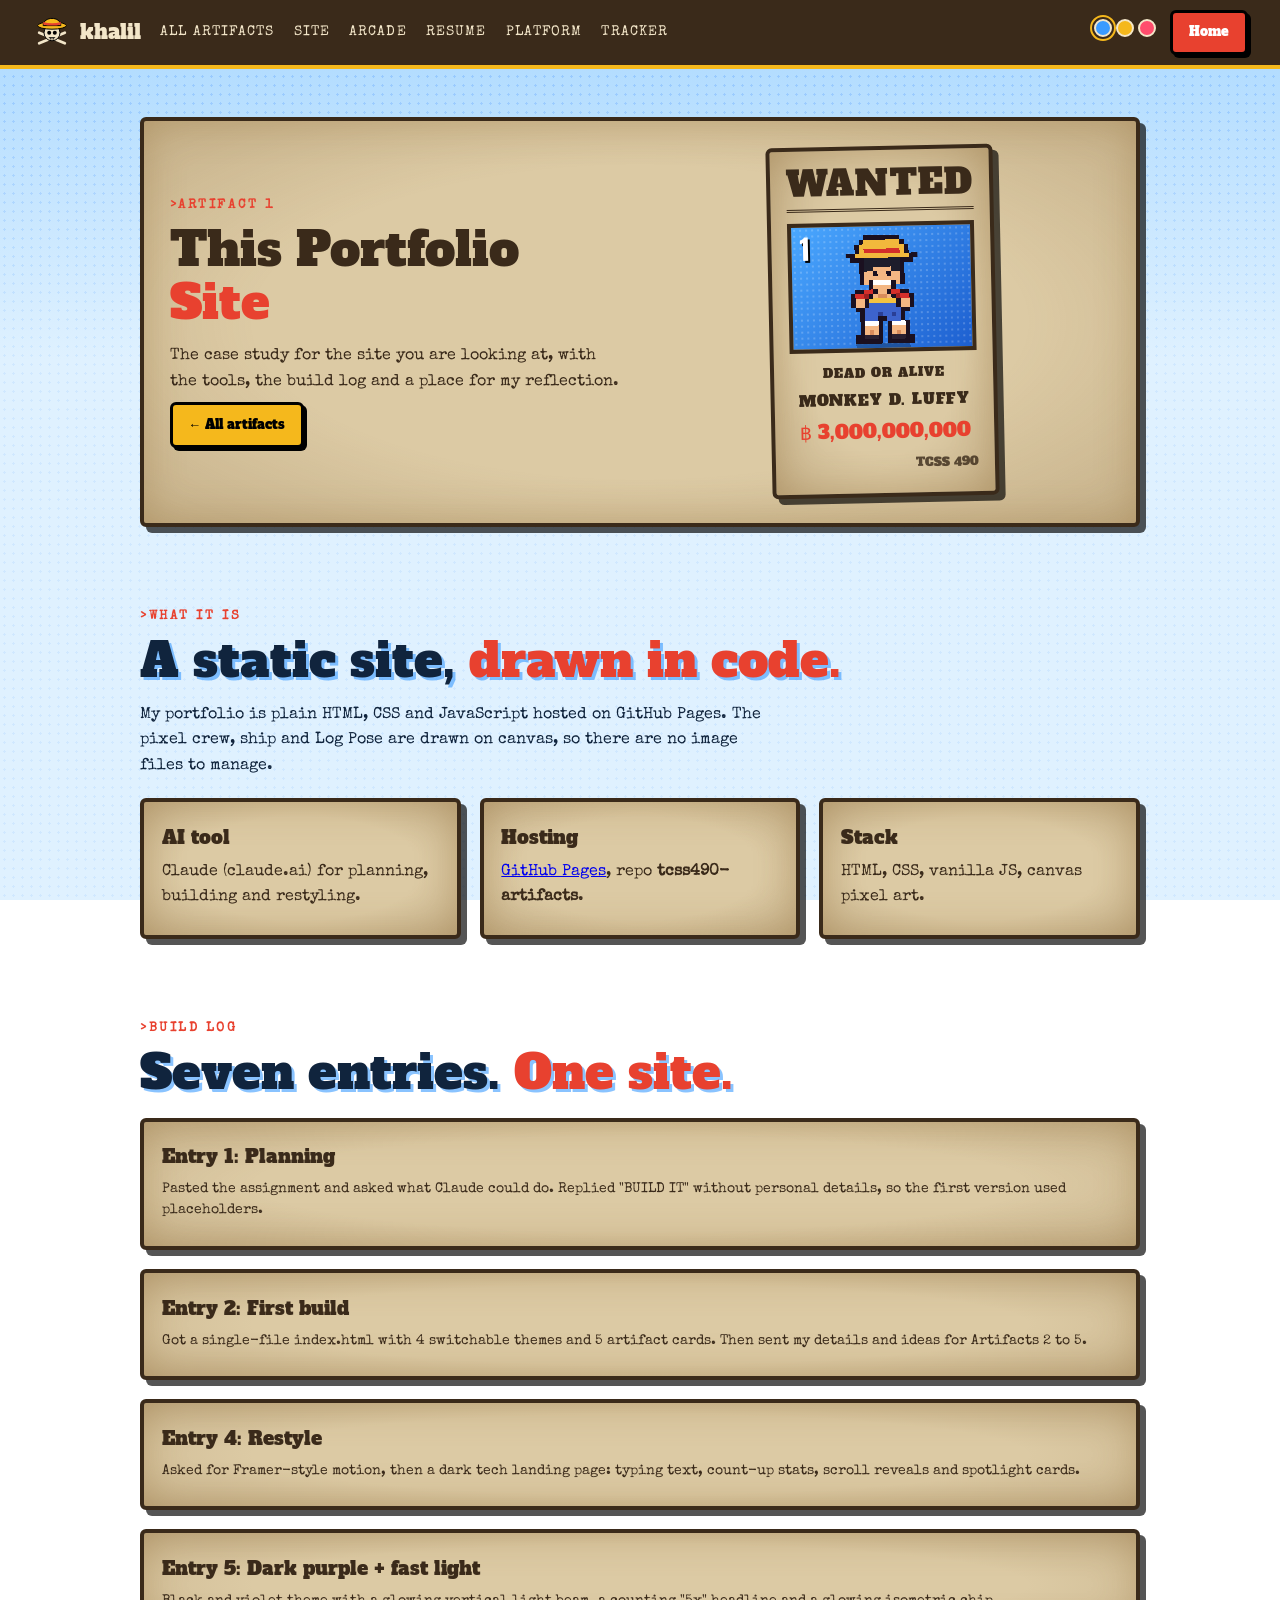
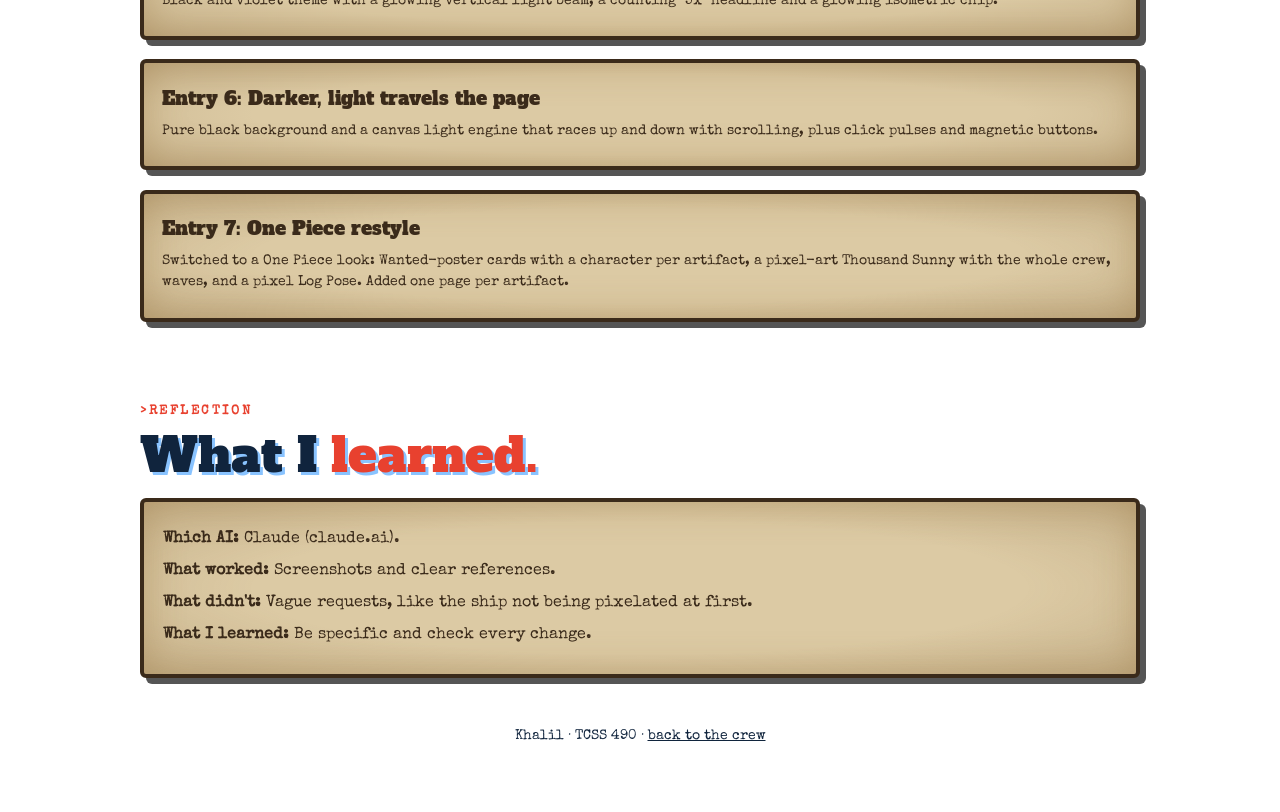
<file: artifact1.html>
<!DOCTYPE html>
<html lang="en" data-theme="sky"><head><meta charset="utf-8"><meta name="viewport" content="width=device-width, initial-scale=1, viewport-fit=cover"><title>Artifact 1: This Portfolio Site | Khalil</title>
<link href="https://fonts.googleapis.com/css2?family=Anton&family=Alfa+Slab+One&family=Special+Elite&display=swap" rel="stylesheet"><link rel="stylesheet" href="op.css">
<style>.sub{max-width:640px}.row{display:grid;grid-template-columns:repeat(auto-fit,minmax(240px,1fr));gap:1.2rem;margin-top:1.2rem}.row .panel{padding:1.1rem}.row h3{font-family:var(--slab);font-weight:400;margin:.2rem 0}ul.t{padding-left:1.1rem}.small{font-size:.85rem}.panel p{margin:.4rem 0}
</style></head><body><svg width="0" height="0" style="position:absolute"><defs><symbol id="jr" viewBox="0 0 100 100"><path d="M18 78 82 52M82 78 18 52" stroke="#f3e6c9" stroke-width="7" stroke-linecap="round"/><circle cx="50" cy="52" r="20" fill="#f3e6c9" stroke="#000" stroke-width="2.5"/><circle cx="43" cy="52" r="5" fill="#000"/><circle cx="57" cy="52" r="5" fill="#000"/><path d="M42 64h16M46 64v5M50 64v5M54 64v5" stroke="#000" stroke-width="2"/><ellipse cx="50" cy="34" rx="36" ry="9" fill="#f5b81c" stroke="#000" stroke-width="2.5"/><path d="M28 34C28 10 72 10 72 34Z" fill="#f5b81c" stroke="#000" stroke-width="2.5"/><path d="M28 31q22 6 44 0v-6q-22 6-44 0Z" fill="#e8412f"/></symbol><symbol id="wv" viewBox="0 0 1200 90" preserveAspectRatio="none"><path d="M0 [base64]"/></symbol></defs></svg>
<header class="bar"><a class="logo" href="index.html"><svg><use href="#jr"/></svg>khalil</a>
<nav><a class="l" href="index.html#artifacts">All artifacts</a><a class="l" href="artifact1.html">Site</a><a class="l" href="artifact2.html">Arcade</a><a class="l" href="artifact3.html">Resume</a><a class="l" href="artifact4.html">Platform</a><a class="l" href="artifact5.html">Tracker</a></nav>
<div class="r"><span class="dots"><button data-t="sky" aria-label="Grand Line theme"></button><button data-t="wanted" aria-label="Wanted theme"></button><button data-t="wano" aria-label="Wano theme"></button></span><a class="cta" href="index.html">Home</a></div></header>
<main><div class="wrap">
<section style="padding-top:3rem"><div class="two panel"><div><div class="pix">&gt;Artifact 1</div><h2>This Portfolio <span class="hl">Site</span></h2><p>The case study for the site you are looking at, with the tools, the build log and a place for my reflection.</p><a class="cta alt" href="index.html#artifacts">&larr; All artifacts</a></div>
<div class="stage" style="height:auto"><article class="card panel" style="max-width:240px;grid-column:auto"><div class="wanted">WANTED</div><div class="photo" data-n="1"><canvas class="spr" data-c="luffy"></canvas></div><div class="doa">DEAD OR ALIVE</div><div class="who">MONKEY D. LUFFY</div><div class="bounty">฿ 3,000,000,000</div><div class="marine">TCSS 490</div></article></div></div></section>
<section><div class="pix">&gt;What it is</div><h2>A static site, <span class="hl">drawn in code.</span></h2>
<p class="sub">My portfolio is plain HTML, CSS and JavaScript hosted on GitHub Pages. The pixel crew, ship and Log Pose are drawn on canvas, so there are no image files to manage.</p>
<div class="row"><div class="panel"><h3>AI tool</h3><p>Claude (claude.ai) for planning, building and restyling.</p></div><div class="panel"><h3>Hosting</h3><p><a href="https://kahmed1-00.github.io/tcss490-artifacts/">GitHub Pages</a>, repo <b>tcss490-artifacts</b>.</p></div><div class="panel"><h3>Stack</h3><p>HTML, CSS, vanilla JS, canvas pixel art.</p></div></div></section>
<section><div class="pix">&gt;Build log</div><h2>Seven entries. <span class="hl">One site.</span></h2><div class="row" style="grid-template-columns:1fr"><div class="panel"><h3>Entry 1: Planning</h3><p class="small">Pasted the assignment and asked what Claude could do. Replied "BUILD IT" without personal details, so the first version used placeholders.</p></div><div class="panel"><h3>Entry 2: First build</h3><p class="small">Got a single-file index.html with 4 switchable themes and 5 artifact cards. Then sent my details and ideas for Artifacts 2 to 5.</p></div><div class="panel"><h3>Entry 4: Restyle</h3><p class="small">Asked for Framer-style motion, then a dark tech landing page: typing text, count-up stats, scroll reveals and spotlight cards.</p></div><div class="panel"><h3>Entry 5: Dark purple + fast light</h3><p class="small">Black and violet theme with a glowing vertical light beam, a counting "5x" headline and a glowing isometric chip.</p></div><div class="panel"><h3>Entry 6: Darker, light travels the page</h3><p class="small">Pure black background and a canvas light engine that races up and down with scrolling, plus click pulses and magnetic buttons.</p></div><div class="panel"><h3>Entry 7: One Piece restyle</h3><p class="small">Switched to a One Piece look: Wanted-poster cards with a character per artifact, a pixel-art Thousand Sunny with the whole crew, waves, and a pixel Log Pose. Added one page per artifact.</p></div></div></section>
<section><div class="pix">&gt;Reflection</div><h2>What I <span class="hl">learned.</span></h2><div class="panel" style="padding:1.2rem"><p><b>Which AI:</b> Claude (claude.ai).</p><p><b>What worked:</b> Screenshots and clear references.</p><p><b>What didn't:</b> Vague requests, like the ship not being pixelated at first.</p><p><b>What I learned:</b> Be specific and check every change.</p></div></section>
</div><footer>Khalil &middot; TCSS 490 &middot; <a href="index.html" style="color:inherit">back to the crew</a></footer></main>
<script src="sprites.js"></script><script src="op.js"></script><script></script></body></html>
</file>
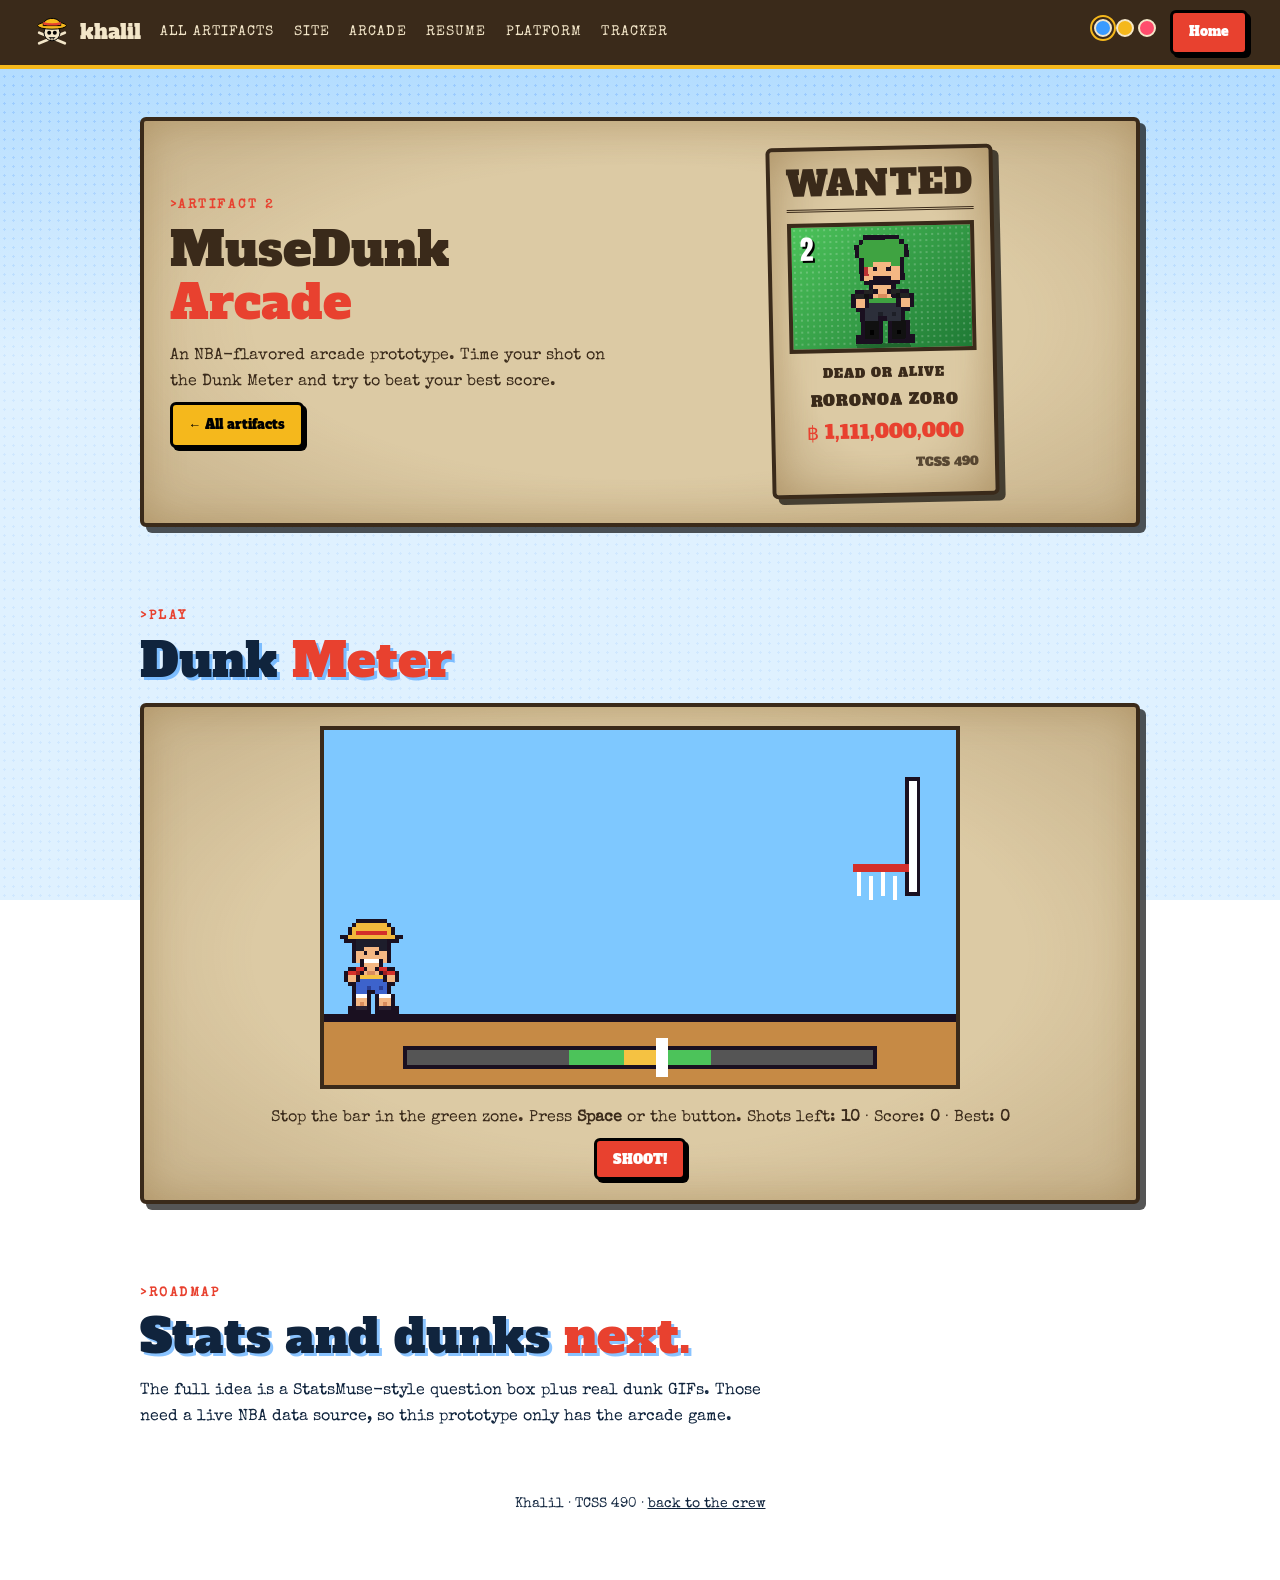
<file: artifact2.html>
<!DOCTYPE html>
<html lang="en" data-theme="sky"><head><meta charset="utf-8"><meta name="viewport" content="width=device-width, initial-scale=1, viewport-fit=cover"><title>Artifact 2: MuseDunk Arcade | Khalil</title>
<link href="https://fonts.googleapis.com/css2?family=Anton&family=Alfa+Slab+One&family=Special+Elite&display=swap" rel="stylesheet"><link rel="stylesheet" href="op.css">
<style>.sub{max-width:640px}.row{display:grid;grid-template-columns:repeat(auto-fit,minmax(240px,1fr));gap:1.2rem;margin-top:1.2rem}.row .panel{padding:1.1rem}.row h3{font-family:var(--slab);font-weight:400;margin:.2rem 0}ul.t{padding-left:1.1rem}.small{font-size:.85rem}.panel p{margin:.4rem 0}
</style></head><body><svg width="0" height="0" style="position:absolute"><defs><symbol id="jr" viewBox="0 0 100 100"><path d="M18 78 82 52M82 78 18 52" stroke="#f3e6c9" stroke-width="7" stroke-linecap="round"/><circle cx="50" cy="52" r="20" fill="#f3e6c9" stroke="#000" stroke-width="2.5"/><circle cx="43" cy="52" r="5" fill="#000"/><circle cx="57" cy="52" r="5" fill="#000"/><path d="M42 64h16M46 64v5M50 64v5M54 64v5" stroke="#000" stroke-width="2"/><ellipse cx="50" cy="34" rx="36" ry="9" fill="#f5b81c" stroke="#000" stroke-width="2.5"/><path d="M28 34C28 10 72 10 72 34Z" fill="#f5b81c" stroke="#000" stroke-width="2.5"/><path d="M28 31q22 6 44 0v-6q-22 6-44 0Z" fill="#e8412f"/></symbol><symbol id="wv" viewBox="0 0 1200 90" preserveAspectRatio="none"><path d="M0 [base64]"/></symbol></defs></svg>
<header class="bar"><a class="logo" href="index.html"><svg><use href="#jr"/></svg>khalil</a>
<nav><a class="l" href="index.html#artifacts">All artifacts</a><a class="l" href="artifact1.html">Site</a><a class="l" href="artifact2.html">Arcade</a><a class="l" href="artifact3.html">Resume</a><a class="l" href="artifact4.html">Platform</a><a class="l" href="artifact5.html">Tracker</a></nav>
<div class="r"><span class="dots"><button data-t="sky" aria-label="Grand Line theme"></button><button data-t="wanted" aria-label="Wanted theme"></button><button data-t="wano" aria-label="Wano theme"></button></span><a class="cta" href="index.html">Home</a></div></header>
<main><div class="wrap">
<section style="padding-top:3rem"><div class="two panel"><div><div class="pix">&gt;Artifact 2</div><h2>MuseDunk <span class="hl">Arcade</span></h2><p>An NBA-flavored arcade prototype. Time your shot on the Dunk Meter and try to beat your best score.</p><a class="cta alt" href="index.html#artifacts">&larr; All artifacts</a></div>
<div class="stage" style="height:auto"><article class="card panel" style="max-width:240px;grid-column:auto"><div class="wanted">WANTED</div><div class="photo" data-n="2"><canvas class="spr" data-c="zoro"></canvas></div><div class="doa">DEAD OR ALIVE</div><div class="who">RORONOA ZORO</div><div class="bounty">฿ 1,111,000,000</div><div class="marine">TCSS 490</div></article></div></div></section>
<section><div class="pix">&gt;Play</div><h2>Dunk <span class="hl">Meter</span></h2>
<div class="panel" style="padding:1.2rem;text-align:center"><canvas id="g" width="160" height="90" style="width:min(640px,100%);image-rendering:pixelated;border:4px solid var(--ink)"></canvas>
<p>Stop the bar in the green zone. Press <b>Space</b> or the button. Shots left: <b id="sl">10</b> &middot; Score: <b id="sc">0</b> &middot; Best: <b id="bs">0</b></p><p id="msg"><b>Ready?</b></p><button class="cta" id="go">SHOOT!</button></div></section>
<section><div class="pix">&gt;Roadmap</div><h2>Stats and dunks <span class="hl">next.</span></h2><p class="sub">The full idea is a StatsMuse-style question box plus real dunk GIFs. Those need a live NBA data source, so this prototype only has the arcade game.</p></section>
</div><footer>Khalil &middot; TCSS 490 &middot; <a href="index.html" style="color:inherit">back to the crew</a></footer></main>
<script src="sprites.js"></script><script src="op.js"></script><script>var cv=document.getElementById('g'),g=cv.getContext('2d'),f=0,shots=10,score=0,ball=null,msg='',best=ld('md-best');
function ld(k){try{return +localStorage.getItem(k)||0}catch(e){return 0}}
function sv(k,v){try{localStorage.setItem(k,v)}catch(e){}}
function R(x,y,w,h,c){g.fillStyle=c;g.fillRect(x,y,w,h)}
function pos(){return 80+Math.sin(f*.09*(1+(10-shots)*.08))*60}
function upd(){document.getElementById('sl').textContent=shots;document.getElementById('sc').textContent=score;document.getElementById('bs').textContent=best;document.getElementById('msg').innerHTML='<b>'+msg+'</b>'}
function shoot(){if(ball)return;if(shots<=0){shots=10;score=0;msg='Go!';upd();return}var d=Math.abs(pos()-80),p=d<=8?3:d<=20?2:d<=34?1:0;ball={t:0,p:p,tx:p?139:128,ty:p?38:48}}
function draw(){f++;R(0,0,160,90,'#7ec8ff');R(0,72,160,18,'#c68a45');R(0,72,160,2,'#1a1020');
R(147,12,4,30,'#1a1020');R(148,13,2,28,'#fff');R(134,34,14,2,'#d42f2a');for(var i=0;i<4;i++)R(135+i*3,36+i%2,1,6,'#fff');
R(20,80,120,6,'#1a1020');R(21,81,118,4,'#555');R(62,81,36,4,'#4cc35a');R(76,81,8,4,'#f5c242');
blit(g,'luffy',4,46,1);
if(!ball&&shots>0)R(Math.round(pos())-1,78,3,10,'#fff');
if(ball){ball.t++;var u=Math.min(1,ball.t/34),x=Math.round(30+(ball.tx-30)*u),y=Math.round(58+(ball.ty-58)*u-112*u*(1-u));R(x-3,y-3,6,6,'#1a1020');R(x-2,y-2,4,4,'#ff8a1f');
if(u>=1){var p=ball.p;ball=null;score+=p;shots--;msg=p===3?'SLAM DUNK! +3':p===2?'SWISH! +2':p===1?'Off the rim and in. +1':'Miss';
if(shots===0){if(score>best){best=score;sv('md-best',best)}msg+=' | Game over. Press SHOOT to replay.'}upd()}}}
setInterval(draw,33);document.getElementById('go').onclick=shoot;
addEventListener('keydown',function(e){if(e.code==='Space'){e.preventDefault();shoot()}});upd();</script></body></html>
</file>
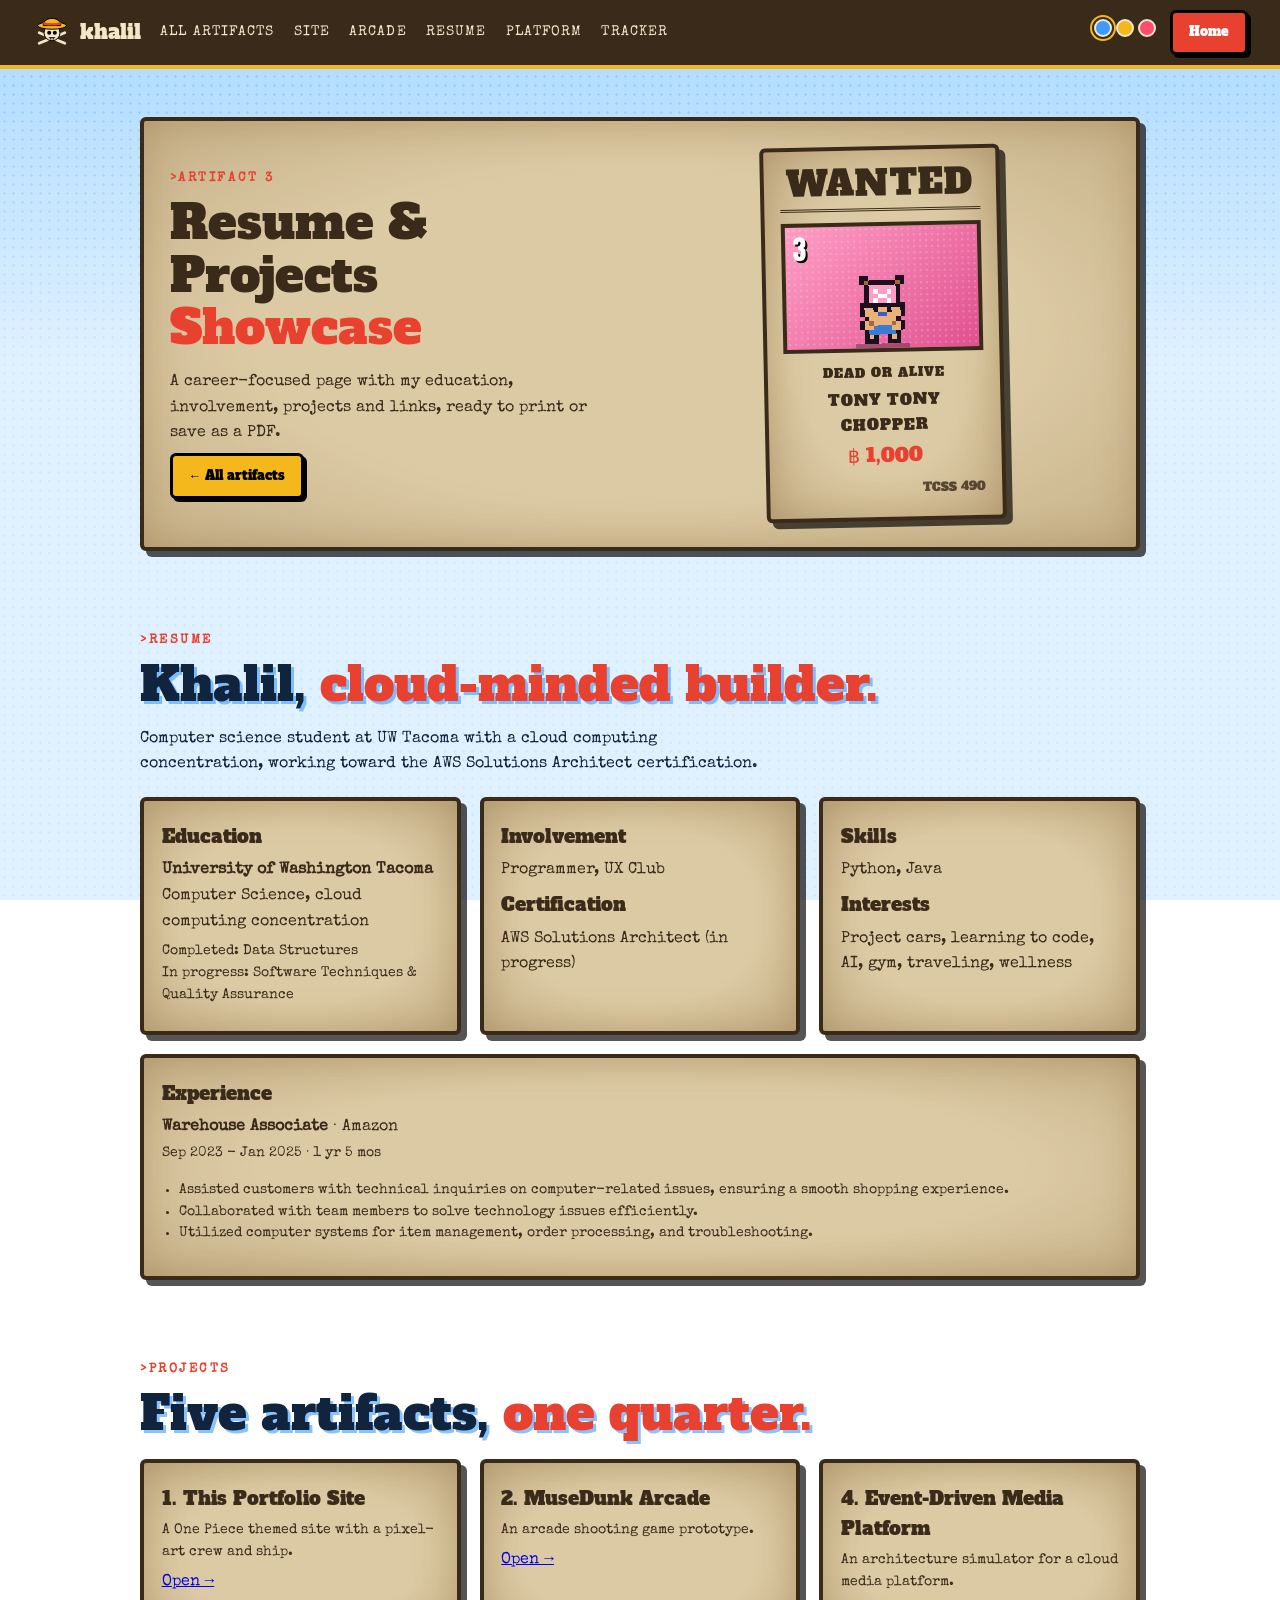
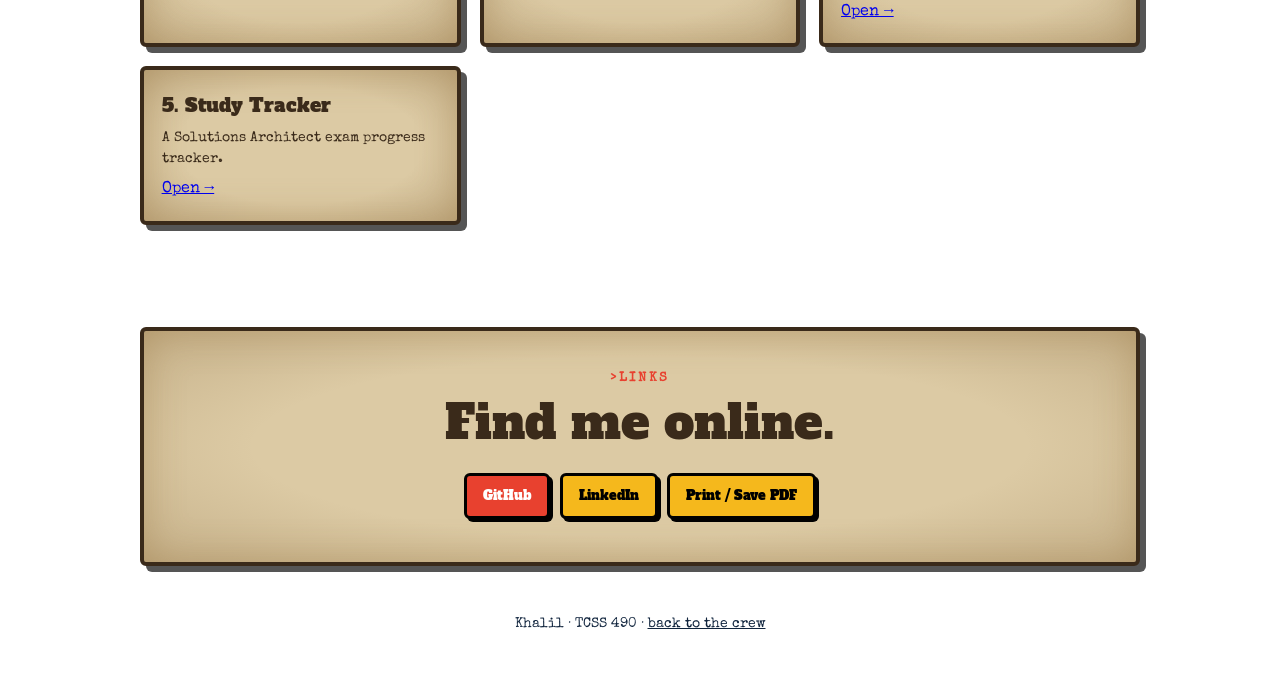
<file: artifact3.html>
<!DOCTYPE html>
<html lang="en" data-theme="sky"><head><meta charset="utf-8"><meta name="viewport" content="width=device-width, initial-scale=1, viewport-fit=cover"><title>Artifact 3: Resume & Projects Showcase | Khalil</title>
<link href="https://fonts.googleapis.com/css2?family=Anton&family=Alfa+Slab+One&family=Special+Elite&display=swap" rel="stylesheet"><link rel="stylesheet" href="op.css">
<style>.sub{max-width:640px}.row{display:grid;grid-template-columns:repeat(auto-fit,minmax(240px,1fr));gap:1.2rem;margin-top:1.2rem}.row .panel{padding:1.1rem}.row h3{font-family:var(--slab);font-weight:400;margin:.2rem 0}ul.t{padding-left:1.1rem}.small{font-size:.85rem}.panel p{margin:.4rem 0}
@media print{header.bar,.cta,footer,.two{display:none!important}body{background:#fff}}</style></head><body><svg width="0" height="0" style="position:absolute"><defs><symbol id="jr" viewBox="0 0 100 100"><path d="M18 78 82 52M82 78 18 52" stroke="#f3e6c9" stroke-width="7" stroke-linecap="round"/><circle cx="50" cy="52" r="20" fill="#f3e6c9" stroke="#000" stroke-width="2.5"/><circle cx="43" cy="52" r="5" fill="#000"/><circle cx="57" cy="52" r="5" fill="#000"/><path d="M42 64h16M46 64v5M50 64v5M54 64v5" stroke="#000" stroke-width="2"/><ellipse cx="50" cy="34" rx="36" ry="9" fill="#f5b81c" stroke="#000" stroke-width="2.5"/><path d="M28 34C28 10 72 10 72 34Z" fill="#f5b81c" stroke="#000" stroke-width="2.5"/><path d="M28 31q22 6 44 0v-6q-22 6-44 0Z" fill="#e8412f"/></symbol><symbol id="wv" viewBox="0 0 1200 90" preserveAspectRatio="none"><path d="M0 [base64]"/></symbol></defs></svg>
<header class="bar"><a class="logo" href="index.html"><svg><use href="#jr"/></svg>khalil</a>
<nav><a class="l" href="index.html#artifacts">All artifacts</a><a class="l" href="artifact1.html">Site</a><a class="l" href="artifact2.html">Arcade</a><a class="l" href="artifact3.html">Resume</a><a class="l" href="artifact4.html">Platform</a><a class="l" href="artifact5.html">Tracker</a></nav>
<div class="r"><span class="dots"><button data-t="sky" aria-label="Grand Line theme"></button><button data-t="wanted" aria-label="Wanted theme"></button><button data-t="wano" aria-label="Wano theme"></button></span><a class="cta" href="index.html">Home</a></div></header>
<main><div class="wrap">
<section style="padding-top:3rem"><div class="two panel"><div><div class="pix">&gt;Artifact 3</div><h2>Resume &amp; Projects <span class="hl">Showcase</span></h2><p>A career-focused page with my education, involvement, projects and links, ready to print or save as a PDF.</p><a class="cta alt" href="index.html#artifacts">&larr; All artifacts</a></div>
<div class="stage" style="height:auto"><article class="card panel" style="max-width:240px;grid-column:auto"><div class="wanted">WANTED</div><div class="photo" data-n="3"><canvas class="spr" data-c="chopper"></canvas></div><div class="doa">DEAD OR ALIVE</div><div class="who">TONY TONY CHOPPER</div><div class="bounty">฿ 1,000</div><div class="marine">TCSS 490</div></article></div></div></section>
<section><div class="pix">&gt;Resume</div><h2>Khalil, <span class="hl">cloud-minded builder.</span></h2>
<p class="sub">Computer science student at UW Tacoma with a cloud computing concentration, working toward the AWS Solutions Architect certification.</p>
<div class="row"><div class="panel"><h3>Education</h3><p><b>University of Washington Tacoma</b><br>Computer Science, cloud computing concentration</p><p class="small">Completed: Data Structures<br>In progress: Software Techniques &amp; Quality Assurance</p></div>
<div class="panel"><h3>Involvement</h3><p>Programmer, UX Club</p><h3>Certification</h3><p>AWS Solutions Architect (in progress)</p></div>
<div class="panel"><h3>Skills</h3><p>Python, Java</p><h3>Interests</h3><p>Project cars, learning to code, AI, gym, traveling, wellness</p></div></div>
<div class="panel" style="padding:1.1rem;margin-top:1.2rem"><h3 style="font-family:var(--slab);font-weight:400;margin:.2rem 0">Experience</h3><p><b>Warehouse Associate</b> &middot; Amazon<br><span class="small">Sep 2023 - Jan 2025 &middot; 1 yr 5 mos</span></p><ul class="t small"><li>Assisted customers with technical inquiries on computer-related issues, ensuring a smooth shopping experience.</li><li>Collaborated with team members to solve technology issues efficiently.</li><li>Utilized computer systems for item management, order processing, and troubleshooting.</li></ul></div></section>
<section><div class="pix">&gt;Projects</div><h2>Five artifacts, <span class="hl">one quarter.</span></h2><div class="row">
<div class="panel"><h3>1. This Portfolio Site</h3><p class="small">A One Piece themed site with a pixel-art crew and ship.</p><a href="artifact1.html">Open &rarr;</a></div>
<div class="panel"><h3>2. MuseDunk Arcade</h3><p class="small">An arcade shooting game prototype.</p><a href="artifact2.html">Open &rarr;</a></div>
<div class="panel"><h3>4. Event-Driven Media Platform</h3><p class="small">An architecture simulator for a cloud media platform.</p><a href="artifact4.html">Open &rarr;</a></div>
<div class="panel"><h3>5. Study Tracker</h3><p class="small">A Solutions Architect exam progress tracker.</p><a href="artifact5.html">Open &rarr;</a></div></div></section>
<section><div class="contact panel"><div class="pix">&gt;Links</div><h2>Find me online.</h2><a class="cta" href="https://github.com/kahmed1-00">GitHub</a><a class="cta alt" href="https://www.linkedin.com/in/khalil-ahmednoor-0a6275348/">LinkedIn</a><a class="cta alt" href="javascript:window.print()">Print / Save PDF</a></div></section>
</div><footer>Khalil &middot; TCSS 490 &middot; <a href="index.html" style="color:inherit">back to the crew</a></footer></main>
<script src="sprites.js"></script><script src="op.js"></script><script></script></body></html>
</file>
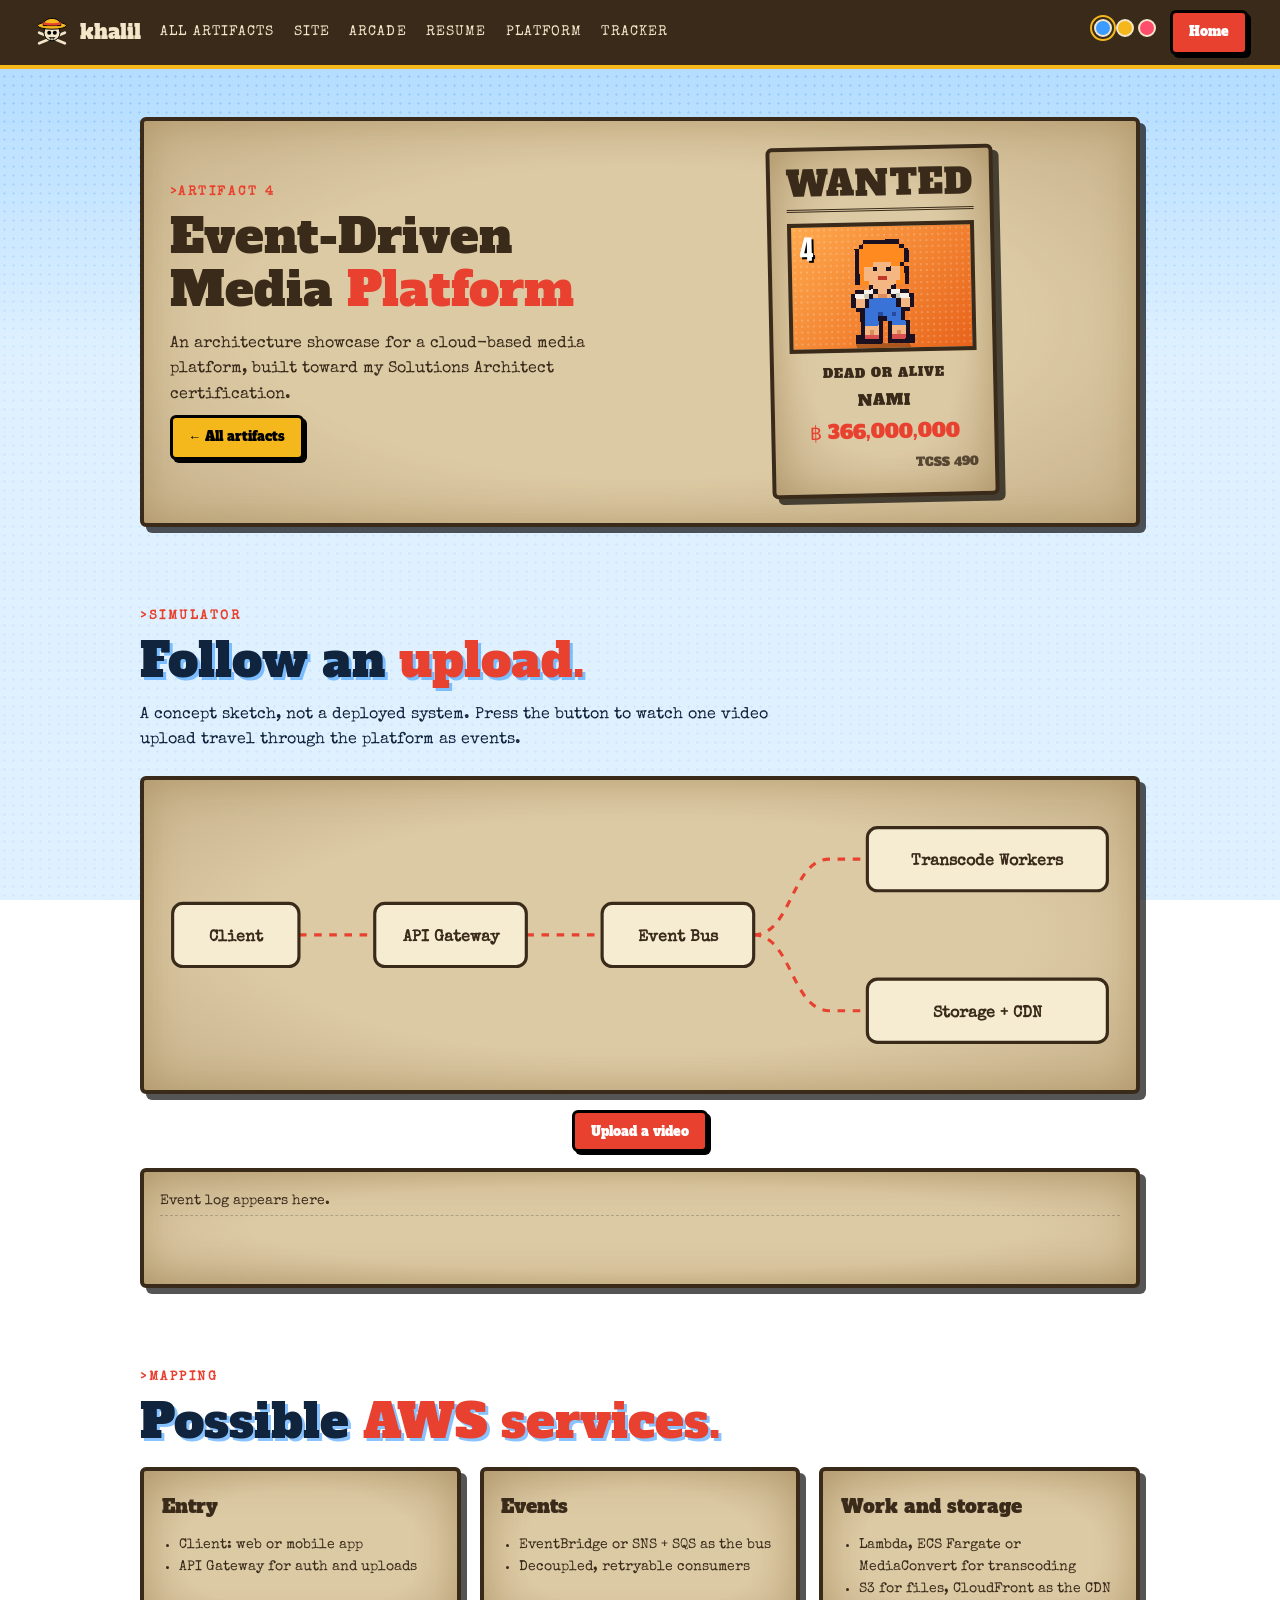
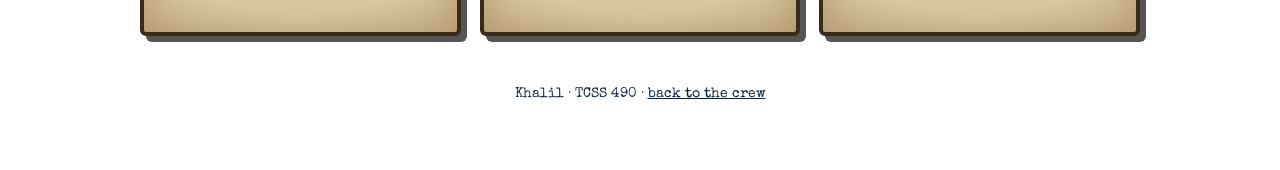
<file: artifact4.html>
<!DOCTYPE html>
<html lang="en" data-theme="sky"><head><meta charset="utf-8"><meta name="viewport" content="width=device-width, initial-scale=1, viewport-fit=cover"><title>Artifact 4: Distributed Event-Driven Media SaaS Platform | Khalil</title>
<link href="https://fonts.googleapis.com/css2?family=Anton&family=Alfa+Slab+One&family=Special+Elite&display=swap" rel="stylesheet"><link rel="stylesheet" href="op.css">
<style>.sub{max-width:640px}.row{display:grid;grid-template-columns:repeat(auto-fit,minmax(240px,1fr));gap:1.2rem;margin-top:1.2rem}.row .panel{padding:1.1rem}.row h3{font-family:var(--slab);font-weight:400;margin:.2rem 0}ul.t{padding-left:1.1rem}.small{font-size:.85rem}.panel p{margin:.4rem 0}
.arch rect.box.on{fill:#f5b81c}.arch .pipe{stroke:var(--red)}#log div{padding:.15rem 0;border-bottom:1px dashed #0003}</style></head><body><svg width="0" height="0" style="position:absolute"><defs><symbol id="jr" viewBox="0 0 100 100"><path d="M18 78 82 52M82 78 18 52" stroke="#f3e6c9" stroke-width="7" stroke-linecap="round"/><circle cx="50" cy="52" r="20" fill="#f3e6c9" stroke="#000" stroke-width="2.5"/><circle cx="43" cy="52" r="5" fill="#000"/><circle cx="57" cy="52" r="5" fill="#000"/><path d="M42 64h16M46 64v5M50 64v5M54 64v5" stroke="#000" stroke-width="2"/><ellipse cx="50" cy="34" rx="36" ry="9" fill="#f5b81c" stroke="#000" stroke-width="2.5"/><path d="M28 34C28 10 72 10 72 34Z" fill="#f5b81c" stroke="#000" stroke-width="2.5"/><path d="M28 31q22 6 44 0v-6q-22 6-44 0Z" fill="#e8412f"/></symbol><symbol id="wv" viewBox="0 0 1200 90" preserveAspectRatio="none"><path d="M0 [base64]"/></symbol></defs></svg>
<header class="bar"><a class="logo" href="index.html"><svg><use href="#jr"/></svg>khalil</a>
<nav><a class="l" href="index.html#artifacts">All artifacts</a><a class="l" href="artifact1.html">Site</a><a class="l" href="artifact2.html">Arcade</a><a class="l" href="artifact3.html">Resume</a><a class="l" href="artifact4.html">Platform</a><a class="l" href="artifact5.html">Tracker</a></nav>
<div class="r"><span class="dots"><button data-t="sky" aria-label="Grand Line theme"></button><button data-t="wanted" aria-label="Wanted theme"></button><button data-t="wano" aria-label="Wano theme"></button></span><a class="cta" href="index.html">Home</a></div></header>
<main><div class="wrap">
<section style="padding-top:3rem"><div class="two panel"><div><div class="pix">&gt;Artifact 4</div><h2>Event-Driven Media <span class="hl">Platform</span></h2><p>An architecture showcase for a cloud-based media platform, built toward my Solutions Architect certification.</p><a class="cta alt" href="index.html#artifacts">&larr; All artifacts</a></div>
<div class="stage" style="height:auto"><article class="card panel" style="max-width:240px;grid-column:auto"><div class="wanted">WANTED</div><div class="photo" data-n="4"><canvas class="spr" data-c="nami"></canvas></div><div class="doa">DEAD OR ALIVE</div><div class="who">NAMI</div><div class="bounty">฿ 366,000,000</div><div class="marine">TCSS 490</div></article></div></div></section>
<section><div class="pix">&gt;Simulator</div><h2>Follow an <span class="hl">upload.</span></h2>
<p class="sub">A concept sketch, not a deployed system. Press the button to watch one video upload travel through the platform as events.</p>
<div class="arch panel"><svg viewBox="0 0 760 220" role="img" aria-label="Client to API Gateway to Event Bus to Transcode Workers and Storage plus CDN">
<path class="pipe" d="M110 110H170"/><path class="pipe" d="M290 110H350"/><path class="pipe" d="M470 110C500 110 500 50 530 50H560"/><path class="pipe" d="M470 110C500 110 500 170 530 170H560"/>
<rect class="box" id="cl" x="10" y="85" width="100" height="50" rx="8"/><text x="60" y="115" text-anchor="middle">Client</text>
<rect class="box" id="ap" x="170" y="85" width="120" height="50" rx="8"/><text x="230" y="115" text-anchor="middle">API Gateway</text>
<rect class="box" id="eb" x="350" y="85" width="120" height="50" rx="8"/><text x="410" y="115" text-anchor="middle">Event Bus</text>
<rect class="box" id="wk" x="560" y="25" width="190" height="50" rx="8"/><text x="655" y="55" text-anchor="middle">Transcode Workers</text>
<rect class="box" id="st" x="560" y="145" width="190" height="50" rx="8"/><text x="655" y="175" text-anchor="middle">Storage + CDN</text></svg></div>
<p style="text-align:center"><button class="cta" id="run">Upload a video</button></p>
<div class="panel" id="log" style="padding:1rem;min-height:120px;font-size:.85rem"><div>Event log appears here.</div></div></section>
<section><div class="pix">&gt;Mapping</div><h2>Possible <span class="hl">AWS services.</span></h2><div class="row">
<div class="panel"><h3>Entry</h3><ul class="t small"><li>Client: web or mobile app</li><li>API Gateway for auth and uploads</li></ul></div>
<div class="panel"><h3>Events</h3><ul class="t small"><li>EventBridge or SNS + SQS as the bus</li><li>Decoupled, retryable consumers</li></ul></div>
<div class="panel"><h3>Work and storage</h3><ul class="t small"><li>Lambda, ECS Fargate or MediaConvert for transcoding</li><li>S3 for files, CloudFront as the CDN</li></ul></div></div></section>
</div><footer>Khalil &middot; TCSS 490 &middot; <a href="index.html" style="color:inherit">back to the crew</a></footer></main>
<script src="sprites.js"></script><script src="op.js"></script><script>var steps=[[0,'cl','Client uploads video.mp4'],[900,'ap','API Gateway authorizes the request and returns 202 Accepted'],[1800,'eb','Event VideoUploaded is published to the event bus'],[2700,'wk','A transcode worker consumes the event and makes 1080p, 720p and 480p renditions'],[4200,'st','Renditions are written to storage and the CDN cache is primed'],[5000,'eb','Event VideoReady is published, client is notified']],busy=false;
function lit(id){['cl','ap','eb','wk','st'].forEach(function(i){document.getElementById(i).classList.toggle('on',i===id)})}
document.getElementById('run').onclick=function(){if(busy)return;busy=true;var lg=document.getElementById('log');lg.innerHTML='';
steps.forEach(function(s){setTimeout(function(){lit(s[1]);var d=document.createElement('div');d.textContent=new Date().toLocaleTimeString()+'  '+s[2];lg.appendChild(d)},s[0])});
setTimeout(function(){lit('');busy=false},6000)};</script></body></html>
</file>
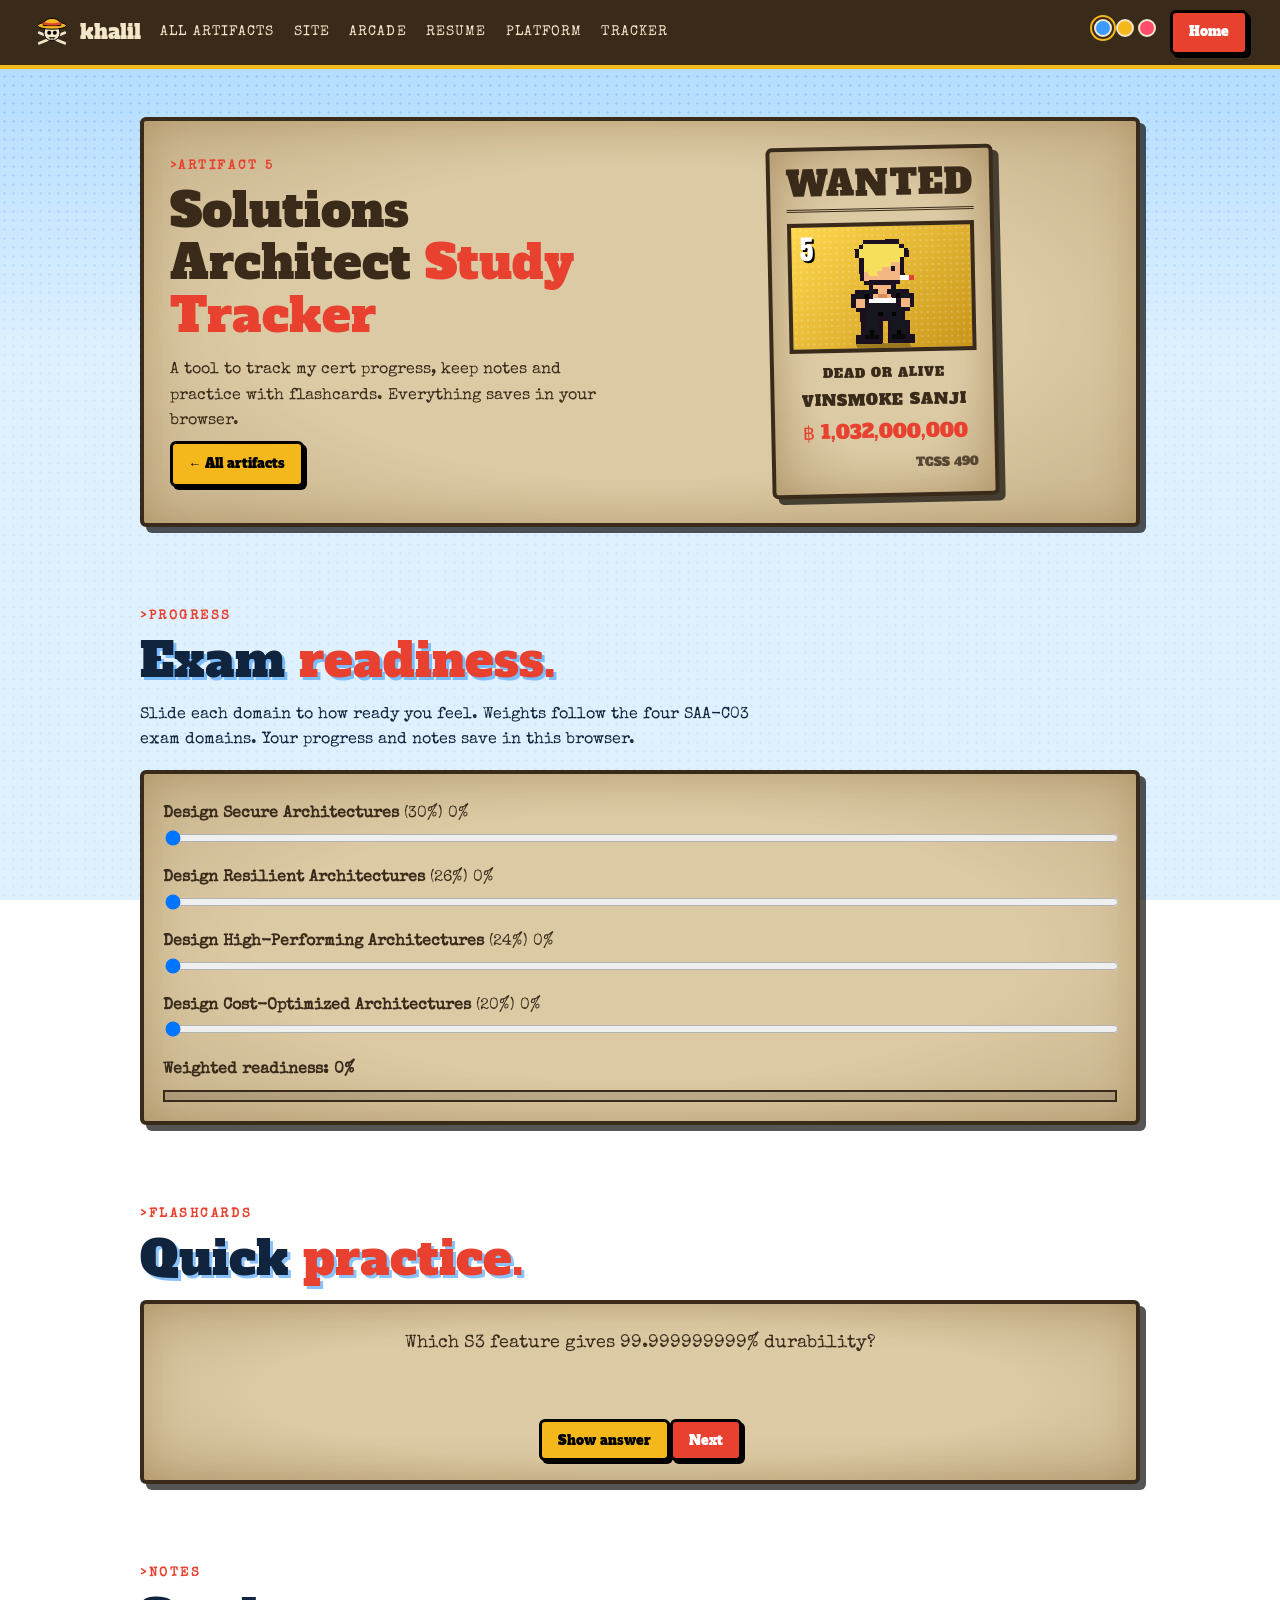
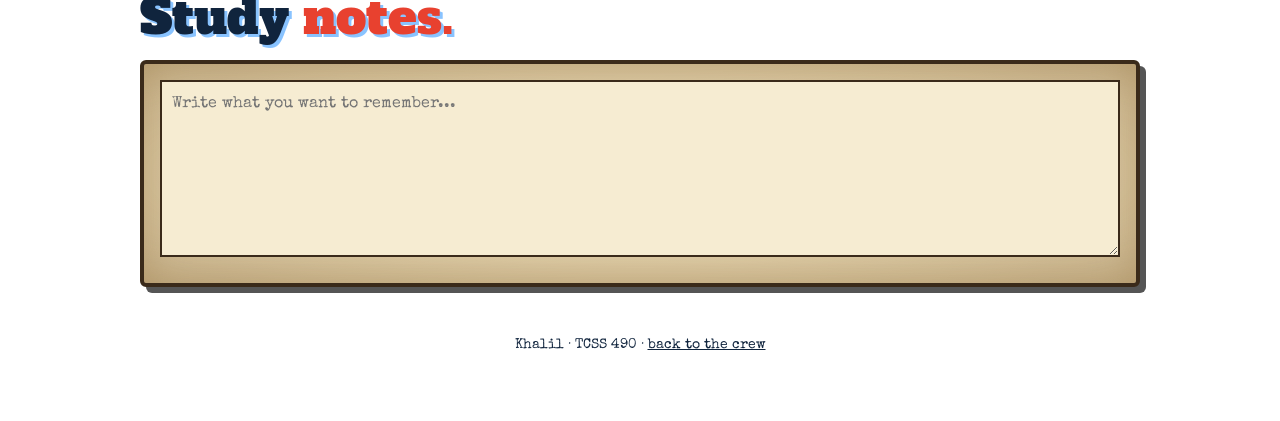
<file: artifact5.html>
<!DOCTYPE html>
<html lang="en" data-theme="sky"><head><meta charset="utf-8"><meta name="viewport" content="width=device-width, initial-scale=1, viewport-fit=cover"><title>Artifact 5: Solutions Architect Study Tracker | Khalil</title>
<link href="https://fonts.googleapis.com/css2?family=Anton&family=Alfa+Slab+One&family=Special+Elite&display=swap" rel="stylesheet"><link rel="stylesheet" href="op.css">
<style>.sub{max-width:640px}.row{display:grid;grid-template-columns:repeat(auto-fit,minmax(240px,1fr));gap:1.2rem;margin-top:1.2rem}.row .panel{padding:1.1rem}.row h3{font-family:var(--slab);font-weight:400;margin:.2rem 0}ul.t{padding-left:1.1rem}.small{font-size:.85rem}.panel p{margin:.4rem 0}
</style></head><body><svg width="0" height="0" style="position:absolute"><defs><symbol id="jr" viewBox="0 0 100 100"><path d="M18 78 82 52M82 78 18 52" stroke="#f3e6c9" stroke-width="7" stroke-linecap="round"/><circle cx="50" cy="52" r="20" fill="#f3e6c9" stroke="#000" stroke-width="2.5"/><circle cx="43" cy="52" r="5" fill="#000"/><circle cx="57" cy="52" r="5" fill="#000"/><path d="M42 64h16M46 64v5M50 64v5M54 64v5" stroke="#000" stroke-width="2"/><ellipse cx="50" cy="34" rx="36" ry="9" fill="#f5b81c" stroke="#000" stroke-width="2.5"/><path d="M28 34C28 10 72 10 72 34Z" fill="#f5b81c" stroke="#000" stroke-width="2.5"/><path d="M28 31q22 6 44 0v-6q-22 6-44 0Z" fill="#e8412f"/></symbol><symbol id="wv" viewBox="0 0 1200 90" preserveAspectRatio="none"><path d="M0 [base64]"/></symbol></defs></svg>
<header class="bar"><a class="logo" href="index.html"><svg><use href="#jr"/></svg>khalil</a>
<nav><a class="l" href="index.html#artifacts">All artifacts</a><a class="l" href="artifact1.html">Site</a><a class="l" href="artifact2.html">Arcade</a><a class="l" href="artifact3.html">Resume</a><a class="l" href="artifact4.html">Platform</a><a class="l" href="artifact5.html">Tracker</a></nav>
<div class="r"><span class="dots"><button data-t="sky" aria-label="Grand Line theme"></button><button data-t="wanted" aria-label="Wanted theme"></button><button data-t="wano" aria-label="Wano theme"></button></span><a class="cta" href="index.html">Home</a></div></header>
<main><div class="wrap">
<section style="padding-top:3rem"><div class="two panel"><div><div class="pix">&gt;Artifact 5</div><h2>Solutions Architect <span class="hl">Study Tracker</span></h2><p>A tool to track my cert progress, keep notes and practice with flashcards. Everything saves in your browser.</p><a class="cta alt" href="index.html#artifacts">&larr; All artifacts</a></div>
<div class="stage" style="height:auto"><article class="card panel" style="max-width:240px;grid-column:auto"><div class="wanted">WANTED</div><div class="photo" data-n="5"><canvas class="spr" data-c="sanji"></canvas></div><div class="doa">DEAD OR ALIVE</div><div class="who">VINSMOKE SANJI</div><div class="bounty">฿ 1,032,000,000</div><div class="marine">TCSS 490</div></article></div></div></section>
<section><div class="pix">&gt;Progress</div><h2>Exam <span class="hl">readiness.</span></h2>
<p class="sub">Slide each domain to how ready you feel. Weights follow the four SAA-C03 exam domains. Your progress and notes save in this browser.</p>
<div class="panel" style="padding:1.2rem"><div id="doms"></div><p><b>Weighted readiness: <span id="ov">0</span>%</b></p><div class="meter" style="max-width:none"><div id="mt"></div></div></div></section>
<section><div class="pix">&gt;Flashcards</div><h2>Quick <span class="hl">practice.</span></h2>
<div class="panel" style="padding:1.2rem;text-align:center"><p id="q" style="font-size:1.1rem"></p><p id="a" style="color:var(--red);min-height:3rem"></p><button class="cta alt" id="flip">Show answer</button><button class="cta" id="nx">Next</button></div></section>
<section><div class="pix">&gt;Notes</div><h2>Study <span class="hl">notes.</span></h2><div class="panel" style="padding:1rem"><textarea id="nt" rows="6" style="width:100%;font:inherit;padding:.6rem;border:2px solid var(--ink);background:#f6ecd2;color:var(--ink)" placeholder="Write what you want to remember..."></textarea></div></section>
</div><footer>Khalil &middot; TCSS 490 &middot; <a href="index.html" style="color:inherit">back to the crew</a></footer></main>
<script src="sprites.js"></script><script src="op.js"></script><script>var D=[['Design Secure Architectures',30],['Design Resilient Architectures',26],['Design High-Performing Architectures',24],['Design Cost-Optimized Architectures',20]];
var Q=[['Which S3 feature gives 99.999999999% durability?','Standard storage classes replicate data across multiple Availability Zones.'],['How do you make an RDS database highly available?','Enable Multi-AZ, which keeps a standby in another AZ with automatic failover.'],['Which service decouples producers from consumers with a queue?','Amazon SQS.'],['How do you scale read-heavy RDS workloads?','Add read replicas.'],['What is the least-privilege rule in IAM?','Grant only the permissions a user or role needs to do its job.'],['Which service caches content at edge locations?','Amazon CloudFront.']];
function ld(k,d){try{var v=localStorage.getItem(k);return v===null?d:JSON.parse(v)}catch(e){return d}}
function sv(k,v){try{localStorage.setItem(k,JSON.stringify(v))}catch(e){}}
var pr=ld('sa-prog',[0,0,0,0]),box=document.getElementById('doms');
D.forEach(function(d,i){var r=document.createElement('div');r.style.margin='.6rem 0';r.innerHTML='<b>'+d[0]+'</b> ('+d[1]+'%) <span id="v'+i+'"></span><br><input type="range" min="0" max="100" value="'+pr[i]+'" style="width:100%">';
r.querySelector('input').oninput=function(){pr[i]=+this.value;sv('sa-prog',pr);show()};box.appendChild(r)});
function show(){var t=0;D.forEach(function(d,i){t+=d[1]*pr[i]/100;document.getElementById('v'+i).textContent=pr[i]+'%'});document.getElementById('ov').textContent=Math.round(t);document.getElementById('mt').style.width=t+'%'}show();
var n=document.getElementById('nt');n.value=ld('sa-notes','');n.oninput=function(){sv('sa-notes',n.value)};
var qi=0;function card(){document.getElementById('q').textContent=Q[qi][0];document.getElementById('a').textContent='';document.getElementById('flip').textContent='Show answer'}
document.getElementById('flip').onclick=function(){document.getElementById('a').textContent=Q[qi][1];this.textContent='Answer shown'};
document.getElementById('nx').onclick=function(){qi=(qi+1)%Q.length;card()};card();</script></body></html>
</file>
<file: op.css>
:root{--bg:#dff1ff;--bg2:#a9d8ff;--fg:#10243d;--accent:#3b9bff;--red:#e8412f;--gold:#f5b81c;--paper:#dccaa4;--ink:#3a2a1a;--h:"Anton","Impact",sans-serif;--slab:"Alfa Slab One","Rockwell",Georgia,serif;--type:"Special Elite","Courier New",monospace;box-sizing:border-box;padding-top:env(safe-area-inset-top,0px);padding-bottom:env(safe-area-inset-bottom,0px)}
[data-theme="wanted"]{--bg:#1d1612;--bg2:#0f0a07;--fg:#f3e6c9;--accent:#f5b81c}
[data-theme="wano"]{--bg:#24103f;--bg2:#12071f;--fg:#fbeff0;--accent:#ff4d6d}
*{box-sizing:border-box}
html{scroll-behavior:smooth;overflow-x:clip}
body{margin:0;color:var(--fg);font-family:var(--type);line-height:1.6;min-height:100%;background:radial-gradient(var(--ink) 1px,transparent 1.4px) 0 0/9px 9px,linear-gradient(180deg,var(--bg2),var(--bg) 40%,var(--bg));background-blend-mode:soft-light,normal;background-attachment:fixed;transition:background .5s}
header.bar{position:sticky;top:0;z-index:30;display:flex;align-items:center;gap:1.2rem;padding:.6rem clamp(1rem,3vw,2rem);padding-top:calc(.6rem + env(safe-area-inset-top,0px));background:var(--ink);border-bottom:4px solid var(--gold);color:#f3e6c9}
.logo{display:flex;align-items:center;gap:.5rem;font-family:var(--slab);font-size:1.25rem;color:#f3e6c9;text-decoration:none}
.logo svg{width:40px;height:40px}
.bar nav{display:flex;gap:1.2rem;flex:1}
.bar a.l{color:#f3e6c9;text-decoration:none;font-size:.85rem;text-transform:uppercase;letter-spacing:.08em}
.bar a.l:hover{color:var(--gold)}
.bar .r{display:flex;align-items:center;gap:.9rem}
.cta{background:var(--red);color:#fff;text-decoration:none;font-family:var(--slab);font-size:.8rem;padding:.6rem 1rem;border:3px solid #000;border-radius:6px;box-shadow:3px 3px 0 #000;transition:transform .15s,box-shadow .15s;display:inline-block}
.cta:hover{transform:translate(-2px,-2px);box-shadow:5px 5px 0 #000}
.cta.alt{background:var(--gold);color:#000}
.dots button{width:18px;height:18px;border-radius:50%;border:2px solid #f3e6c9;cursor:pointer;margin-left:4px;padding:0}
.dots [data-t=sky]{background:#3b9bff}.dots [data-t=wanted]{background:#f5b81c}.dots [data-t=wano]{background:#ff4d6d}
.dots button[aria-pressed="true"]{outline:2px solid var(--gold);outline-offset:2px}
main{position:relative;z-index:1}
.wrap{max-width:1040px;margin:0 auto;padding:0 1.25rem}
.hero{min-height:calc(100svh - 250px);display:flex;flex-direction:column;align-items:center;justify-content:center;text-align:center;padding:3rem 1.25rem 4rem;position:relative}
.skull{width:84px;animation:bob 3s ease-in-out infinite}
@keyframes bob{50%{transform:translateY(-10px) rotate(4deg)}}
.pix{font-family:var(--type);text-transform:uppercase;letter-spacing:.2em;font-size:.8rem;color:var(--red);font-weight:700}
h1{font-family:var(--h);font-weight:400;font-size:clamp(3.6rem,13vw,8.6rem);line-height:.95;letter-spacing:.01em;text-transform:uppercase;margin:.8rem 0 1.4rem;color:transparent;background:radial-gradient(#ffffff88 1.3px,transparent 1.6px) 0 0/6px 6px,var(--accent);-webkit-background-clip:text;background-clip:text;filter:drop-shadow(5px 3px 0 #ff9ad5aa) drop-shadow(-3px -2px 0 #7ffbd0aa)}
.caret{display:inline-block;width:.55em;height:1em;background:var(--red);margin-left:4px;vertical-align:-.15em;animation:blink 1s steps(2) infinite}
@keyframes blink{50%{opacity:0}}
.heroP{max-width:560px;margin:1.6rem auto 0;font-size:1.05rem}
.chips{display:flex;flex-wrap:wrap;gap:.5rem;justify-content:center;margin-top:1.8rem}
.chip2{padding:.3rem .9rem;background:var(--paper);color:var(--ink);border:2px solid var(--ink);border-radius:4px;font-size:.85rem;transform:rotate(-1.5deg);transition:transform .2s}
.chip2:nth-child(even){transform:rotate(1.5deg)}.chip2:hover{transform:rotate(0) scale(1.1)}
.sea{--sea:#3b9bff;position:relative;height:420px;margin-top:-2rem;overflow:hidden;border-bottom:5px solid var(--ink);pointer-events:none}
[data-theme=wanted] .sea{--sea:#2a7aa8}[data-theme=wano] .sea{--sea:#6a5bd8}
.sea::after{content:"";position:absolute;left:0;right:0;bottom:0;height:120px;background:radial-gradient(#fffa 2px,#0000 3px) 0 0/73px 41px;animation:tw 2.4s steps(2) infinite;z-index:5}
@keyframes tw{50%{opacity:.25;background-position:22px 12px}}
.w{position:absolute;left:0;bottom:0;width:200%;height:90px;fill:var(--c);animation:wave var(--s,9s) steps(30) infinite;shape-rendering:crispEdges}
.w.r{animation-direction:reverse}
@keyframes wave{to{transform:translateX(-50%)}}
.sail{position:absolute;left:0;right:0;bottom:10px;display:flex;justify-content:center;animation:drift 16s steps(20) infinite}
@keyframes drift{50%{transform:translateX(50px)}}
.ship{width:min(640px,94vw);height:auto;image-rendering:pixelated;image-rendering:crisp-edges;animation:bob 2.4s steps(4) infinite}
@keyframes bob{50%{transform:translateY(-6px)}}
.spr{height:100%;width:auto;image-rendering:pixelated;image-rendering:crisp-edges;position:relative;z-index:1}
.photo::before{content:attr(data-n);position:absolute;left:8px;top:0;font-family:var(--h);font-size:1.7rem;color:#fff;text-shadow:2px 2px 0 #000;z-index:2}
.who{font-family:var(--slab);font-size:.95rem;letter-spacing:.06em;margin-top:.3rem}
section{padding:5rem 0 0}
section h2{font-family:var(--slab);font-weight:400;font-size:clamp(1.9rem,5vw,3rem);line-height:1.1;margin:.4rem 0 1rem;text-shadow:3px 3px 0 color-mix(in srgb,var(--accent) 60%,transparent)}
.hl{color:var(--red)}
.sub{max-width:640px}
/* parchment panels */
.panel{background:var(--paper) radial-gradient(#0000 55%,#6b4a1f33) ;color:var(--ink);border:4px solid var(--ink);border-radius:6px;box-shadow:6px 6px 0 #000a,inset 0 0 40px #8a622a55}
.panel h2,.panel h3{color:var(--ink);text-shadow:none}
.two{display:grid;grid-template-columns:1fr 1fr;gap:2rem;align-items:center;padding:1.6rem}
.loop{display:flex;flex-wrap:wrap;gap:.5rem;margin:1.2rem 0 .8rem}
.step{font-size:.78rem;padding:.4rem .8rem;border:2px solid var(--ink);border-radius:4px;text-transform:uppercase;letter-spacing:.08em;transition:all .25s}
.step.on{background:var(--red);color:#fff;transform:translateY(-4px) rotate(-2deg);box-shadow:3px 3px 0 #000}
.meter{height:12px;border:2px solid var(--ink);background:#0002;max-width:420px}
.meter div{height:100%;width:0;background:repeating-linear-gradient(45deg,var(--red) 0 8px,var(--gold) 8px 16px);transition:width .6s}
.logpose{width:256px;height:256px;image-rendering:pixelated;image-rendering:crisp-edges}
.stage{height:260px;display:grid;place-items:center}
.arch{padding:1rem;overflow-x:auto;margin-top:1.4rem}
.arch svg{min-width:640px;width:100%;height:auto;display:block}
.arch text{fill:var(--ink);font-family:var(--type);font-size:13px;font-weight:700}
.arch .box{fill:#f6ecd2;stroke:var(--ink);stroke-width:2.5}
.arch .pipe{stroke:var(--red);stroke-width:2.5;fill:none;stroke-dasharray:6 6;animation:dash .6s linear infinite}
@keyframes dash{to{stroke-dashoffset:-12}}
.arch .pkt{fill:var(--gold);stroke:#000;stroke-width:1.5}
/* wanted posters */
.bento{display:grid;gap:1.4rem;grid-template-columns:repeat(6,1fr);margin-top:1.6rem}
.card{grid-column:span 2;padding:1rem 1rem 1.2rem;text-align:center;transition:transform .25s;transform:rotate(var(--r,0deg))}
.card:nth-child(1){--r:-1.2deg}.card:nth-child(2){--r:1.4deg}.card:nth-child(3){--r:-1deg}.card:nth-child(4){--r:.8deg}.card:nth-child(5){--r:-1.5deg}
.card.big{grid-column:span 4}
.card:hover{transform:rotate(0) translateY(-8px) scale(1.02)}
.wanted{font-family:var(--slab);font-size:2.2rem;letter-spacing:.04em;line-height:1;border-bottom:3px double var(--ink);padding-bottom:.4rem}
.photo{margin:.7rem auto;height:130px;border:4px solid var(--ink);background:linear-gradient(135deg,var(--accent),var(--bg2));display:grid;place-items:center;font-family:var(--h);font-size:4.4rem;color:#fff;text-shadow:4px 4px 0 #000;position:relative;overflow:hidden}
.photo::after{content:"";position:absolute;inset:0;background:radial-gradient(#fff3 1.2px,transparent 1.5px) 0 0/6px 6px}
.doa{font-family:var(--slab);font-size:.8rem;letter-spacing:.08em}
.card h3{font-family:var(--slab);font-weight:400;font-size:1.25rem;line-height:1.15;margin:.2rem 0 .3rem;text-transform:uppercase}
.bounty{font-family:var(--slab);font-size:1.2rem;color:var(--red);margin:.2rem 0}
.card p{margin:.4rem 0;font-size:.88rem}
.card a{color:var(--red);font-weight:700}
.badge{float:right;font-family:var(--slab);font-size:.62rem;padding:.1rem .5rem;background:var(--red);color:#fff;border-radius:3px;text-transform:uppercase;transform:rotate(6deg)}
.badge.soon{background:var(--ink);color:var(--paper)}
.marine{text-align:right;font-family:var(--slab);font-size:.75rem;opacity:.8;margin-top:.5rem}
.photo[data-n="1"]{background:linear-gradient(135deg,#4aa8ff,#1d5fd0)}
.photo[data-n="2"]{background:linear-gradient(135deg,#4cc35a,#1f7a35)}
.photo[data-n="3"]{background:linear-gradient(135deg,#ff9ec4,#e0508f)}
.photo[data-n="4"]{background:linear-gradient(135deg,#ffa94d,#e8631a)}
.photo[data-n="5"]{background:linear-gradient(135deg,#ffd84d,#c9951a)}
.stats{display:grid;grid-template-columns:repeat(auto-fit,minmax(200px,1fr));gap:1.2rem;margin-top:1.4rem}
.stat{padding:1.2rem;text-align:center}
.stat b{display:block;font-family:var(--h);font-weight:400;font-size:3.4rem;line-height:1;color:var(--red)}
.contact{text-align:center;padding:2.4rem 1.5rem;margin-top:1.4rem}
.contact h2{margin-bottom:1.2rem}.contact .cta{margin:.3rem}
footer{text-align:center;font-size:.85rem;padding:3rem 1rem 4rem}
.rv{opacity:0;translate:0 34px;transition:opacity .7s,translate .7s cubic-bezier(.16,1,.3,1)}
.rv.in{opacity:1;translate:0 0}
@media(max-width:800px){.bar nav,.bar a.gh{display:none}.two{grid-template-columns:1fr}.card,.card.big{grid-column:span 6}}
@media(max-width:560px){.cta{padding:.5rem .7rem;font-size:.7rem}.logo{font-size:1.05rem}}
@media(prefers-reduced-motion:reduce){*{animation:none!important;transition:none!important}.rv{opacity:1;translate:none}}
</file>
